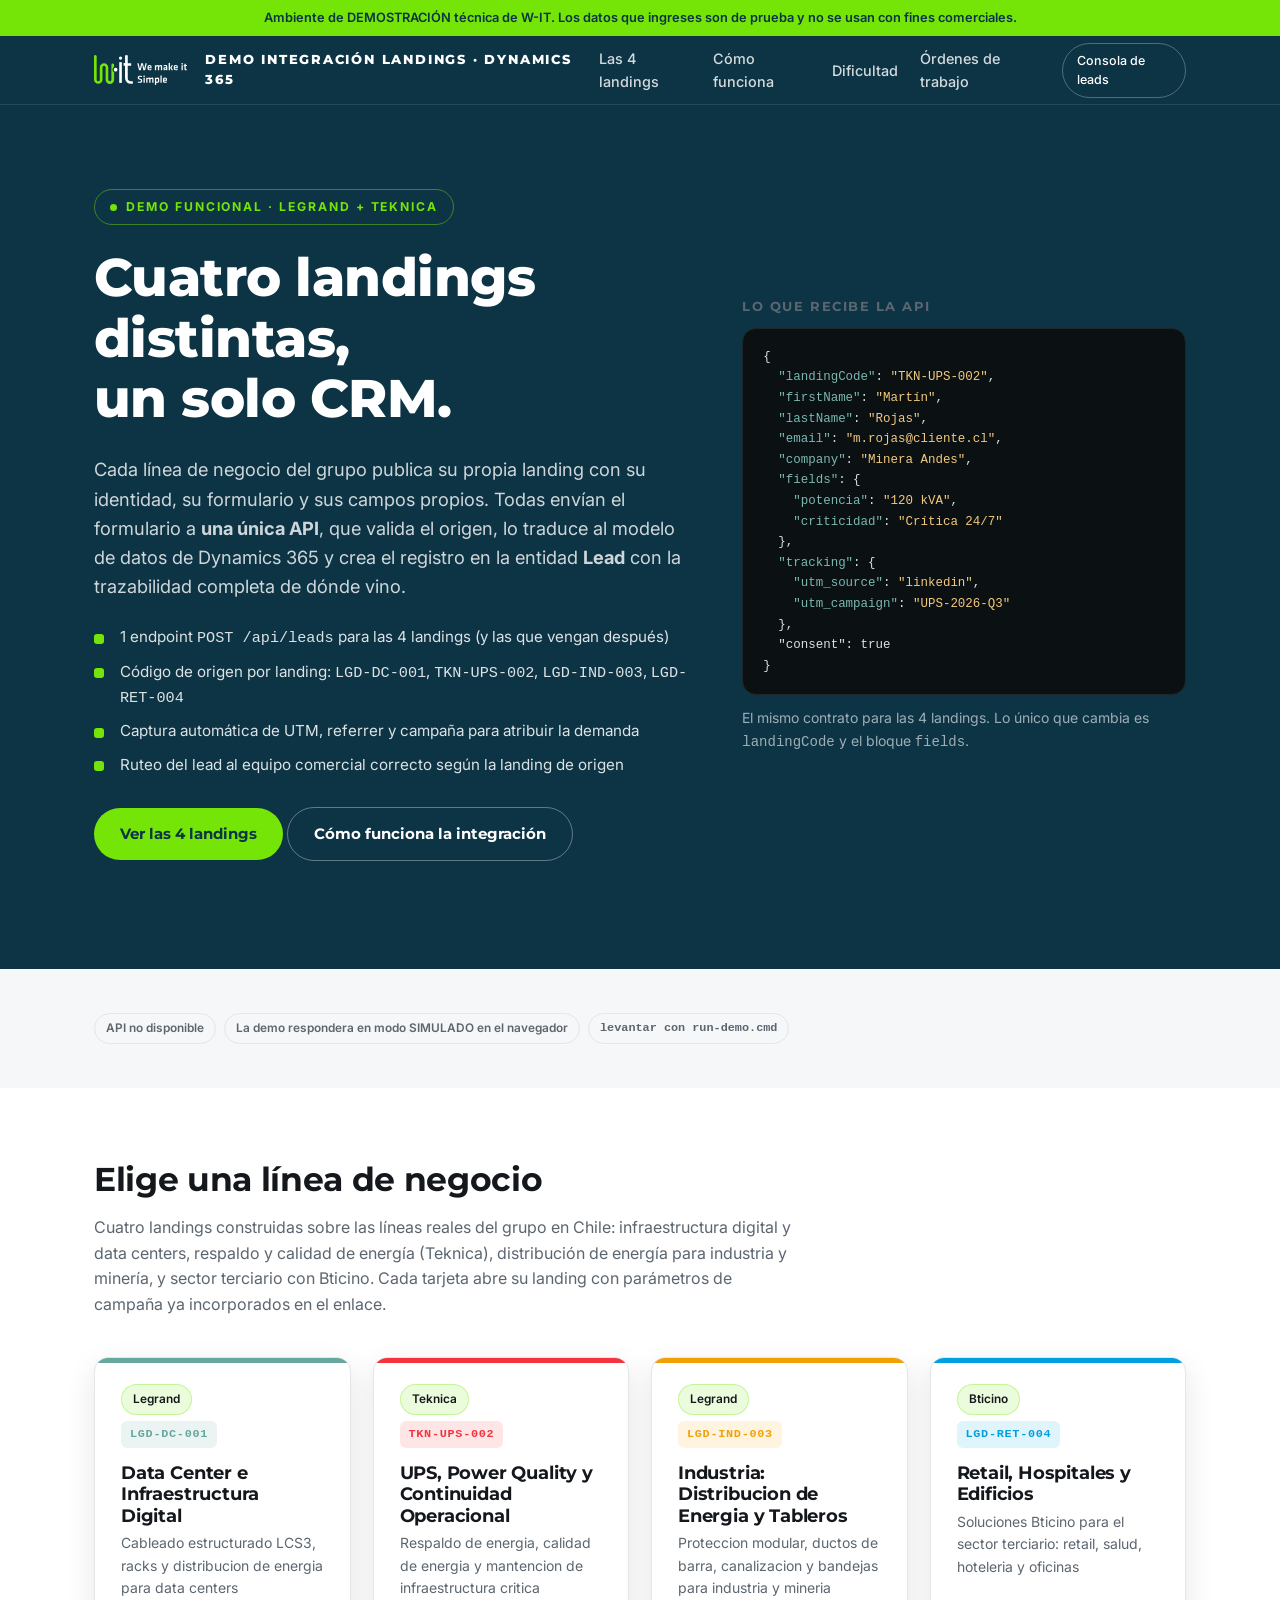
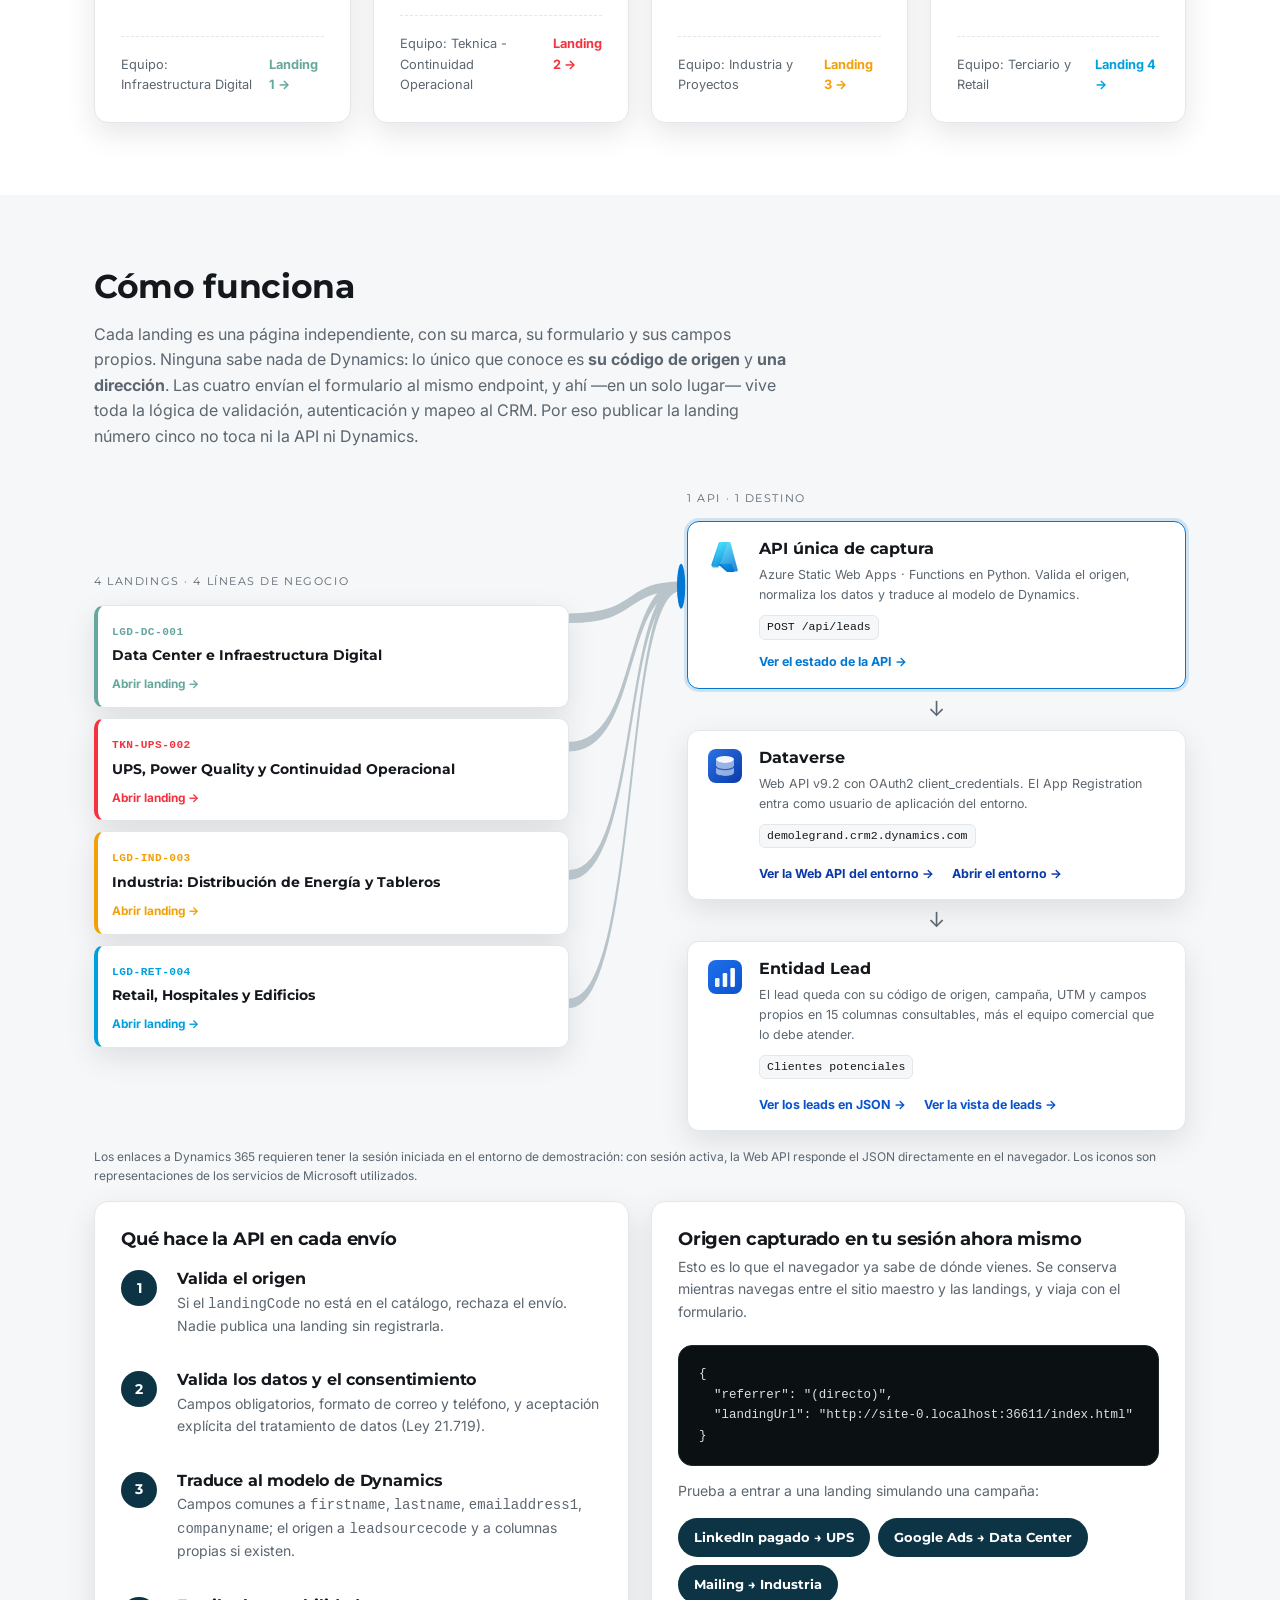
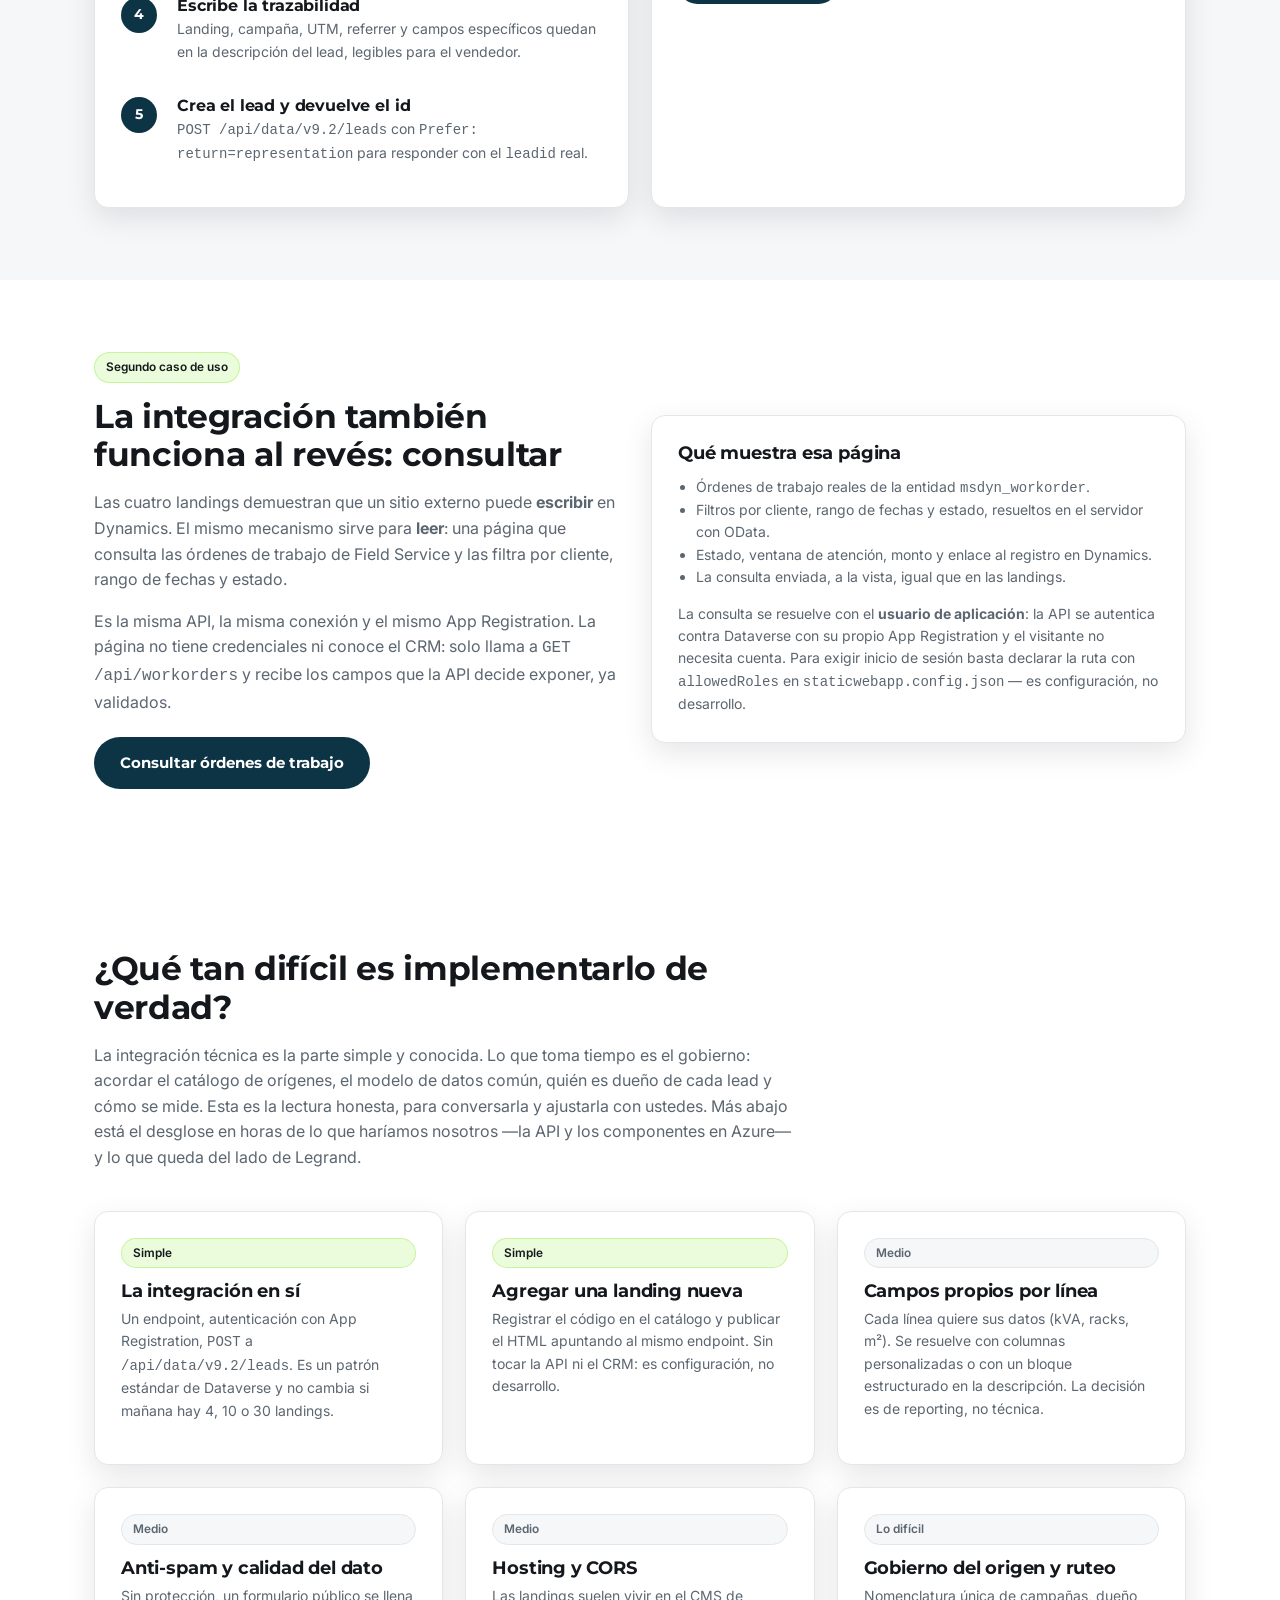
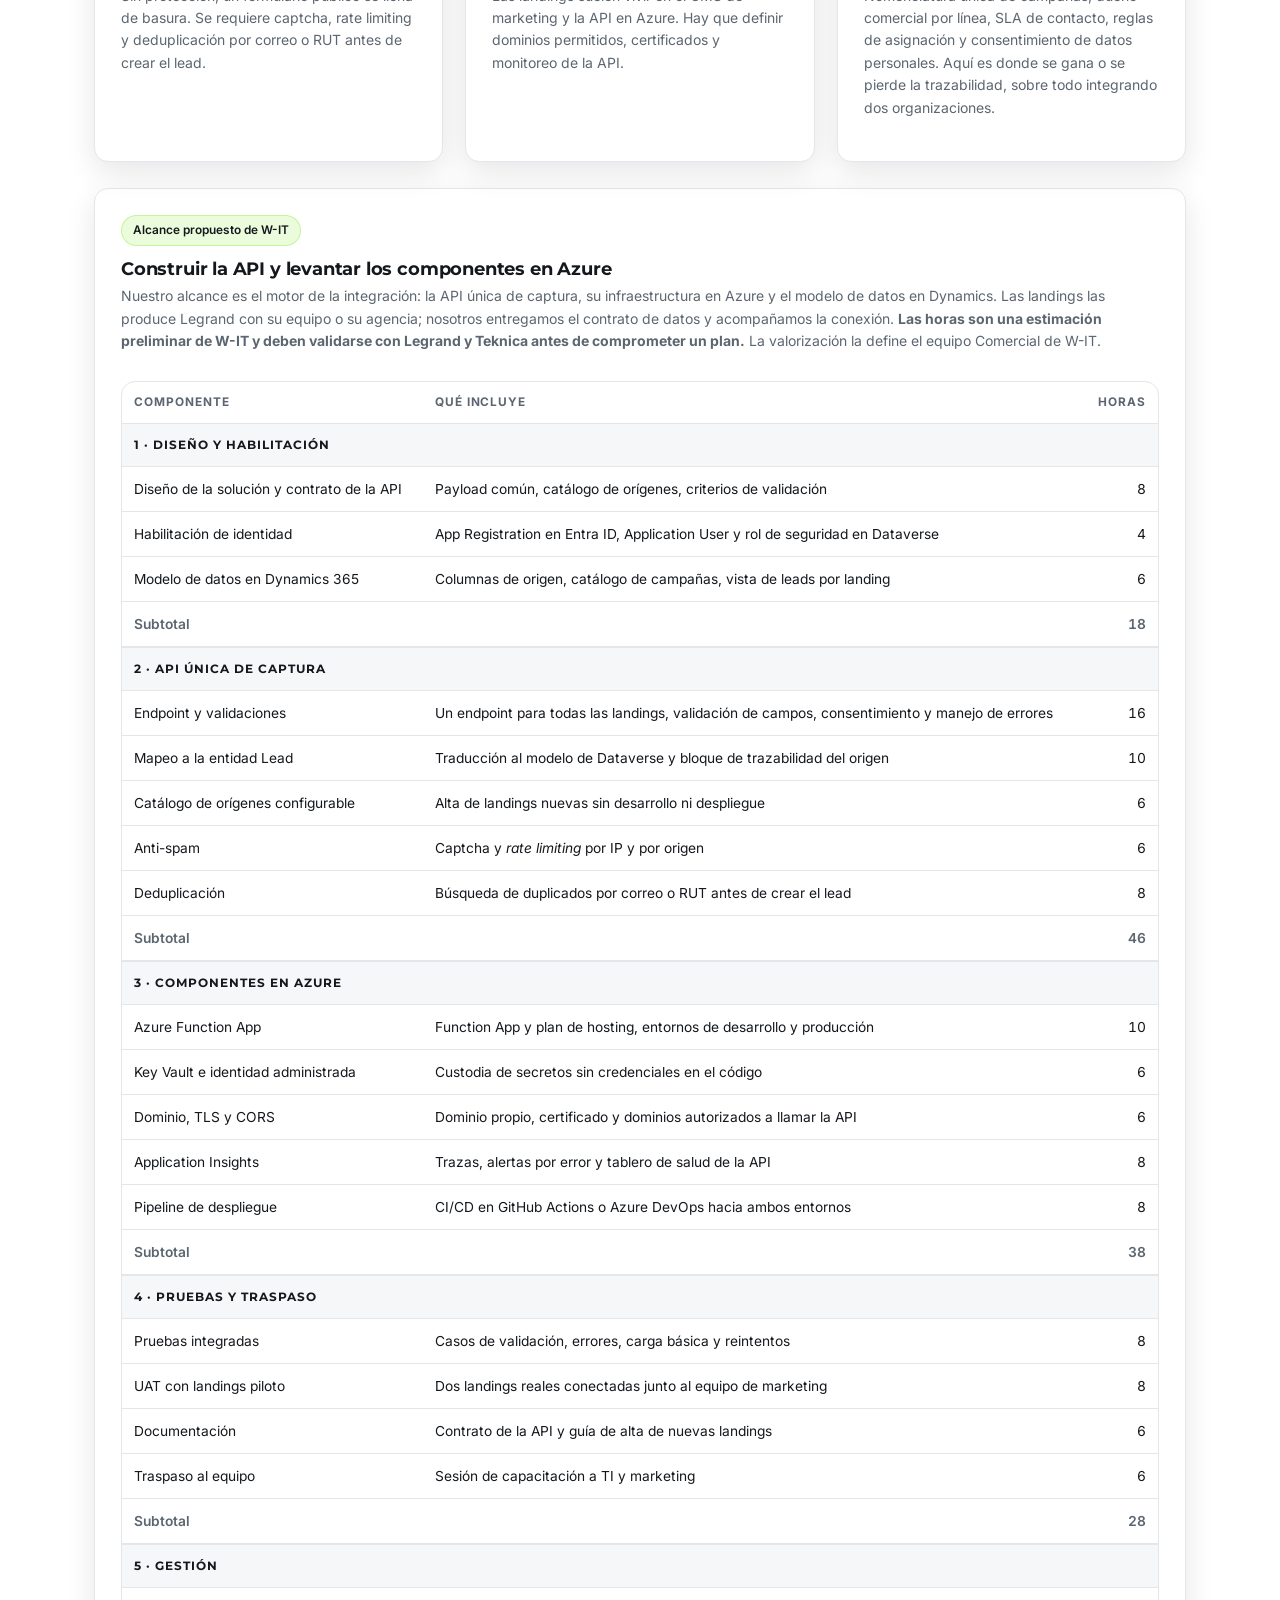
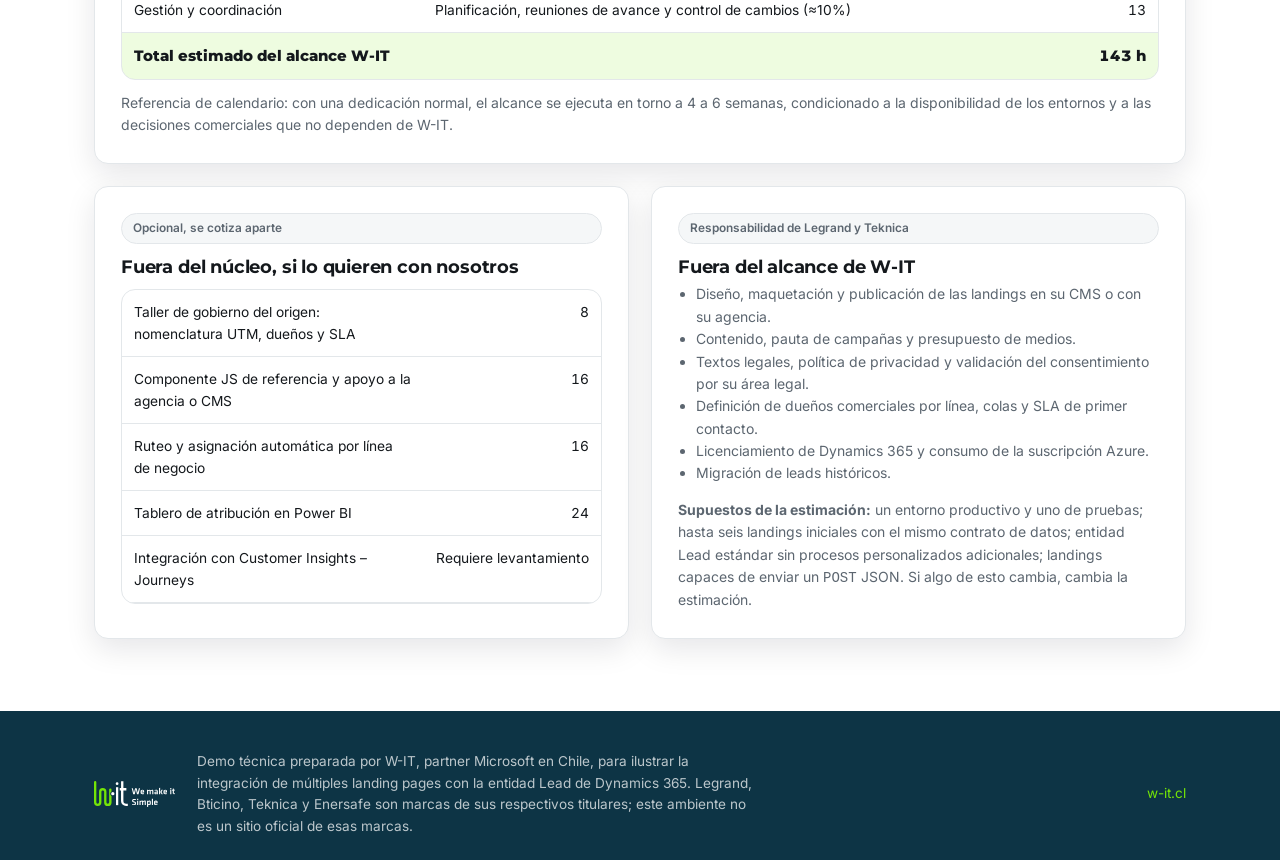
<file: index.html>
<!DOCTYPE html>
<html lang="es-CL" data-brand="wit">
<head>
<meta charset="utf-8">
<meta name="viewport" content="width=device-width, initial-scale=1">
<title>Demo integración landings → Dynamics 365 | W-IT</title>
<meta name="description" content="Demo funcional W-IT: cuatro landing pages de distintas líneas de negocio que capturan leads con su código de origen y los envían a la entidad Lead de Dynamics 365 a través de una sola API.">
<meta name="robots" content="noindex, nofollow">
<link rel="icon" href="data:image/svg+xml,%3Csvg xmlns='http://www.w3.org/2000/svg' viewBox='0 0 32 32'%3E%3Crect width='32' height='32' rx='7' fill='%230D3445'/%3E%3Cpath d='M6 10h4l2 8 2-8h4l2 8 2-8h4l-4 14h-5l-1-5-1 5H10z' fill='%2374E507'/%3E%3C/svg%3E">
<link rel="preconnect" href="https://fonts.googleapis.com">
<link rel="preconnect" href="https://fonts.gstatic.com" crossorigin>
<link href="https://fonts.googleapis.com/css2?family=Inter:wght@400;500;600;700&family=Montserrat:wght@600;700;800&display=swap" rel="stylesheet">
<link rel="stylesheet" href="assets/css/site.css">
</head>
<body>

<div class="demobar">
  Ambiente de DEMOSTRACIÓN técnica de W-IT. Los datos que ingreses son de prueba y no se usan con fines comerciales.
</div>

<header class="topbar">
  <div class="wrap">
    <img class="logo" src="assets/img/logo-wit-blanco.svg" alt="W-IT">
    <span class="brandmark">Demo integración landings · Dynamics 365</span>
    <nav>
      <a href="#landings" class="hide-sm">Las 4 landings</a>
      <a href="#como-funciona" class="hide-sm">Cómo funciona</a>
      <a href="#dificultad" class="hide-sm">Dificultad</a>
      <a href="ordenes.html" class="hide-sm">Órdenes de trabajo</a>
      <a class="pill" href="admin.html">Consola de leads</a>
    </nav>
  </div>
</header>

<section class="hero">
  <div class="wrap">
    <div class="hero-grid">
      <div>
        <span class="eyebrow">Demo funcional · Legrand + Teknica</span>
        <h1>Cuatro landings distintas,<br>un solo CRM.</h1>
        <p class="lead">
          Cada línea de negocio del grupo publica su propia landing con su identidad, su formulario
          y sus campos propios. Todas envían el formulario a <b>una única API</b>, que valida el
          origen, lo traduce al modelo de datos de Dynamics 365 y crea el registro en la
          entidad <b>Lead</b> con la trazabilidad completa de dónde vino.
        </p>
        <ul class="bullets">
          <li>1 endpoint <span class="mono">POST /api/leads</span> para las 4 landings (y las que vengan después)</li>
          <li>Código de origen por landing: <span class="mono">LGD-DC-001</span>, <span class="mono">TKN-UPS-002</span>, <span class="mono">LGD-IND-003</span>, <span class="mono">LGD-RET-004</span></li>
          <li>Captura automática de UTM, referrer y campaña para atribuir la demanda</li>
          <li>Ruteo del lead al equipo comercial correcto según la landing de origen</li>
        </ul>
        <p style="margin-top:30px">
          <a class="btn btn-primary" href="#landings">Ver las 4 landings</a>
          <a class="btn btn-ghost" href="#como-funciona">Cómo funciona la integración</a>
        </p>
      </div>
      <div>
        <div class="trace-head"><span class="t">Lo que recibe la API</span></div>
        <pre class="trace">{
  <span class="k">"landingCode"</span>: <span class="v">"TKN-UPS-002"</span>,
  <span class="k">"firstName"</span>: <span class="v">"Martín"</span>,
  <span class="k">"lastName"</span>: <span class="v">"Rojas"</span>,
  <span class="k">"email"</span>: <span class="v">"m.rojas@cliente.cl"</span>,
  <span class="k">"company"</span>: <span class="v">"Minera Andes"</span>,
  <span class="k">"fields"</span>: {
    <span class="k">"potencia"</span>: <span class="v">"120 kVA"</span>,
    <span class="k">"criticidad"</span>: <span class="v">"Crítica 24/7"</span>
  },
  <span class="k">"tracking"</span>: {
    <span class="k">"utm_source"</span>: <span class="v">"linkedin"</span>,
    <span class="k">"utm_campaign"</span>: <span class="v">"UPS-2026-Q3"</span>
  },
  <span>"consent"</span>: true
}</pre>
        <p class="small" style="color:rgba(255,255,255,.6);margin-top:12px">
          El mismo contrato para las 4 landings. Lo único que cambia es
          <span class="mono">landingCode</span> y el bloque <span class="mono">fields</span>.
        </p>
      </div>
    </div>
  </div>
</section>

<section class="tight alt">
  <div class="wrap">
    <div class="chiprow" id="api-health">
      <span class="chip">Verificando estado de la API…</span>
    </div>
  </div>
</section>

<section id="landings">
  <div class="wrap">
    <div class="section-head">
      <h2>Elige una línea de negocio</h2>
      <p class="muted">
        Cuatro landings construidas sobre las líneas reales del grupo en Chile: infraestructura
        digital y data centers, respaldo y calidad de energía (Teknica), distribución de energía
        para industria y minería, y sector terciario con Bticino. Cada tarjeta abre su landing
        con parámetros de campaña ya incorporados en el enlace.
      </p>
    </div>
    <div class="grid grid-4" id="landing-cards">
      <div class="card"><p class="muted">Cargando catálogo de landings…</p></div>
    </div>
  </div>
</section>

<section id="como-funciona" class="alt">
  <div class="wrap">
    <div class="section-head">
      <h2>Cómo funciona</h2>
      <p class="muted">
        Cada landing es una página independiente, con su marca, su formulario y sus campos propios.
        Ninguna sabe nada de Dynamics: lo único que conoce es <b>su código de origen</b> y <b>una
        dirección</b>. Las cuatro envían el formulario al mismo endpoint, y ahí —en un solo lugar—
        vive toda la lógica de validación, autenticación y mapeo al CRM. Por eso publicar la landing
        número cinco no toca ni la API ni Dynamics.
      </p>
    </div>

    <div class="diagrama">
      <div class="dg-col">
        <span class="dg-titulo">4 landings &middot; 4 líneas de negocio</span>
      <a class="dg-landing" style="--c:#66A79E" href="landings/datacenter.html">
        <span class="dg-code">LGD-DC-001</span>
        <b>Data Center e Infraestructura Digital</b>
        <span class="dg-abrir">Abrir landing &rarr;</span>
      </a>
      <a class="dg-landing" style="--c:#F5333F" href="landings/ups-continuidad.html">
        <span class="dg-code">TKN-UPS-002</span>
        <b>UPS, Power Quality y Continuidad Operacional</b>
        <span class="dg-abrir">Abrir landing &rarr;</span>
      </a>
      <a class="dg-landing" style="--c:#F2A007" href="landings/industria.html">
        <span class="dg-code">LGD-IND-003</span>
        <b>Industria: Distribución de Energía y Tableros</b>
        <span class="dg-abrir">Abrir landing &rarr;</span>
      </a>
      <a class="dg-landing" style="--c:#00A0DF" href="landings/retail-terciario.html">
        <span class="dg-code">LGD-RET-004</span>
        <b>Retail, Hospitales y Edificios</b>
        <span class="dg-abrir">Abrir landing &rarr;</span>
      </a>
      </div>

      <div class="dg-conector" aria-hidden="true">
        <svg viewBox="0 0 100 100" preserveAspectRatio="none">
          <g fill="none" stroke="#B9C4CA" stroke-width="1.5" vector-effect="non-scaling-stroke">
            <path d="M0 20 C 60 20, 45 15, 95 15" />
            <path d="M0 40 C 60 40, 45 15, 95 15" />
            <path d="M0 60 C 60 60, 45 15, 95 15" />
            <path d="M0 80 C 60 80, 45 15, 95 15" />
          </g>
          <circle cx="95" cy="15" r="3.5" fill="#0078D4" vector-effect="non-scaling-stroke" />
        </svg>
      </div>

      <div class="dg-col">
        <span class="dg-titulo">1 API &middot; 1 destino</span>

        <div class="dg-nodo hi" style="--c:#0078D4">
          <svg class="ico" viewBox="0 0 40 40" role="img" aria-label="Microsoft Azure">
            <defs><linearGradient id="azg" x1=".2" y1="0" x2=".7" y2="1">
              <stop offset="0" stop-color="#50E6FF"/><stop offset="1" stop-color="#0078D4"/></linearGradient></defs>
            <path d="M14.9 5h7.6l-7.9 23.4a1.2 1.2 0 0 1-1.2.8H7.5a1.2 1.2 0 0 1-1.1-1.6l7.3-21.8A1.2 1.2 0 0 1 14.9 5z" fill="url(#azg)"/>
            <path d="M26.6 26.7H14.1a.6.6 0 0 0-.4 1l8 7.1c.2.2.5.3.8.3h7z" fill="#0078D4"/>
            <path d="M24.4 5h-9l-8.2 24a1.2 1.2 0 0 0 1.1 1.6h4.9l1.6-4.6 8.9 8.4h7.9a1.2 1.2 0 0 0 1.1-1.6L25.5 5.8A1.2 1.2 0 0 0 24.4 5z" fill="url(#azg)" opacity=".85"/>
          </svg>
          <div>
            <b>API única de captura</b>
            <span class="sub">Azure Static Web Apps &middot; Functions en Python. Valida el origen,
              normaliza los datos y traduce al modelo de Dynamics.</span>
            <span class="dg-tag">POST /api/leads</span><br>
            <a class="dg-ver" href="api/health" target="_blank" rel="noopener">Ver el estado de la API &rarr;</a>
          </div>
        </div>

        <div class="dg-flecha">&darr;</div>

        <div class="dg-nodo" style="--c:#0B3AA8">
          <svg class="ico" viewBox="0 0 40 40" role="img" aria-label="Microsoft Dataverse">
            <defs><linearGradient id="dvg" x1="0" y1="0" x2="1" y2="1">
              <stop offset="0" stop-color="#2A72E5"/><stop offset="1" stop-color="#0B3AA8"/></linearGradient></defs>
            <rect x="3" y="3" width="34" height="34" rx="8" fill="url(#dvg)"/>
            <ellipse cx="20" cy="13.5" rx="9" ry="3.4" fill="#fff" opacity=".95"/>
            <path d="M11 13.5v13c0 1.9 4 3.4 9 3.4s9-1.5 9-3.4v-13c0 1.9-4 3.4-9 3.4s-9-1.5-9-3.4z" fill="#fff" opacity=".55"/>
            <path d="M11 20.2c0 1.9 4 3.4 9 3.4s9-1.5 9-3.4" fill="none" stroke="#0B3AA8" stroke-width="1.4" opacity=".7"/>
          </svg>
          <div>
            <b>Dataverse</b>
            <span class="sub">Web API v9.2 con OAuth2 client_credentials. El App Registration entra
              como usuario de aplicación del entorno.</span>
            <span class="dg-tag">demolegrand.crm2.dynamics.com</span>
            <span class="dg-links">
              <a class="dg-ver" href="https://demolegrand.crm2.dynamics.com/api/data/v9.2/" target="_blank" rel="noopener">Ver la Web API del entorno &rarr;</a>
              <a class="dg-ver" href="https://demolegrand.crm2.dynamics.com/" target="_blank" rel="noopener">Abrir el entorno &rarr;</a>
            </span>
          </div>
        </div>

        <div class="dg-flecha">&darr;</div>

        <div class="dg-nodo" style="--c:#0B53CE">
          <svg class="ico" viewBox="0 0 40 40" role="img" aria-label="Dynamics 365 Sales">
            <defs><linearGradient id="slg" x1="0" y1="0" x2="1" y2="1">
              <stop offset="0" stop-color="#1F6FEB"/><stop offset="1" stop-color="#0B53CE"/></linearGradient></defs>
            <rect x="3" y="3" width="34" height="34" rx="8" fill="url(#slg)"/>
            <rect x="10" y="21" width="4.5" height="9" rx="1.2" fill="#fff" opacity=".9"/>
            <rect x="17.7" y="16" width="4.5" height="14" rx="1.2" fill="#fff" opacity=".95"/>
            <rect x="25.4" y="11" width="4.5" height="19" rx="1.2" fill="#fff"/>
          </svg>
          <div>
            <b>Entidad Lead</b>
            <span class="sub">El lead queda con su código de origen, campaña, UTM y campos propios
              en 15 columnas consultables, más el equipo comercial que lo debe atender.</span>
            <span class="dg-tag">Clientes potenciales</span>
            <span class="dg-links">
              <a class="dg-ver" href="https://demolegrand.crm2.dynamics.com/api/data/v9.2/leads?$select=subject,wit_landingcode,wit_campana,wit_utmsource,wit_utmmedium,wit_equipoasignado,createdon&amp;$orderby=createdon%20desc&amp;$top=10" target="_blank" rel="noopener">Ver los leads en JSON &rarr;</a>
              <a class="dg-ver" href="https://demolegrand.crm2.dynamics.com/main.aspx?pagetype=entitylist&etn=lead&viewid=%7B5A926B99-3A5F-DF11-AE90-00155D2E3002%7D&viewtype=1039" target="_blank" rel="noopener">Ver la vista de leads &rarr;</a>
            </span>
          </div>
        </div>
      </div>
    </div>

    <p class="dg-pie">
      Los enlaces a Dynamics 365 requieren tener la sesión iniciada en el entorno de demostración:
      con sesión activa, la Web API responde el JSON directamente en el navegador.
      Los iconos son representaciones de los servicios de Microsoft utilizados.
    </p>

    <div class="grid grid-2">
      <div class="card">
        <h3>Qué hace la API en cada envío</h3>
        <div class="steps" style="margin-top:14px">
          <div class="step"><div>
            <h4>Valida el origen</h4>
            <p class="small muted">Si el <span class="mono">landingCode</span> no está en el catálogo, rechaza el envío. Nadie publica una landing sin registrarla.</p>
          </div></div>
          <div class="step"><div>
            <h4>Valida los datos y el consentimiento</h4>
            <p class="small muted">Campos obligatorios, formato de correo y teléfono, y aceptación explícita del tratamiento de datos (Ley 21.719).</p>
          </div></div>
          <div class="step"><div>
            <h4>Traduce al modelo de Dynamics</h4>
            <p class="small muted">Campos comunes a <span class="mono">firstname</span>, <span class="mono">lastname</span>, <span class="mono">emailaddress1</span>, <span class="mono">companyname</span>; el origen a <span class="mono">leadsourcecode</span> y a columnas propias si existen.</p>
          </div></div>
          <div class="step"><div>
            <h4>Escribe la trazabilidad</h4>
            <p class="small muted">Landing, campaña, UTM, referrer y campos específicos quedan en la descripción del lead, legibles para el vendedor.</p>
          </div></div>
          <div class="step"><div>
            <h4>Crea el lead y devuelve el id</h4>
            <p class="small muted"><span class="mono">POST /api/data/v9.2/leads</span> con <span class="mono">Prefer: return=representation</span> para responder con el <span class="mono">leadid</span> real.</p>
          </div></div>
        </div>
      </div>

      <div class="card">
        <h3>Origen capturado en tu sesión ahora mismo</h3>
        <p class="small muted">
          Esto es lo que el navegador ya sabe de dónde vienes. Se conserva mientras navegas
          entre el sitio maestro y las landings, y viaja con el formulario.
        </p>
        <pre class="trace" id="origin-json" style="margin-top:6px">{}</pre>
        <p class="small muted" style="margin-top:14px">
          Prueba a entrar a una landing simulando una campaña:
        </p>
        <div class="chiprow">
          <a class="btn btn-sm btn-dark" href="landings/ups-continuidad.html?utm_source=linkedin&utm_medium=paid&utm_campaign=UPS-2026-Q3&utm_content=carrusel-mineria">LinkedIn pagado → UPS</a>
          <a class="btn btn-sm btn-dark" href="landings/datacenter.html?utm_source=google&utm_medium=cpc&utm_campaign=DC-2026-Q3&gclid=DEMO-123">Google Ads → Data Center</a>
          <a class="btn btn-sm btn-dark" href="landings/industria.html?utm_source=mailing&utm_medium=email&utm_campaign=IND-2026-Q3">Mailing → Industria</a>
        </div>
      </div>
    </div>
  </div>
</section>

<section id="ordenes">
  <div class="wrap">
    <div class="grid grid-2" style="align-items:center">
      <div>
        <span class="chip chip-accent">Segundo caso de uso</span>
        <h2 style="margin-top:14px">La integración también funciona al revés: consultar</h2>
        <p class="muted">
          Las cuatro landings demuestran que un sitio externo puede <b>escribir</b> en Dynamics.
          El mismo mecanismo sirve para <b>leer</b>: una página que consulta las órdenes de trabajo
          de Field Service y las filtra por cliente, rango de fechas y estado.
        </p>
        <p class="muted">
          Es la misma API, la misma conexión y el mismo App Registration. La página no tiene
          credenciales ni conoce el CRM: solo llama a
          <span class="mono">GET /api/workorders</span> y recibe los campos que la API decide
          exponer, ya validados.
        </p>
        <p style="margin-top:22px">
          <a class="btn btn-dark" href="ordenes.html">Consultar órdenes de trabajo</a>
        </p>
      </div>
      <div class="card">
        <h3>Qué muestra esa página</h3>
        <ul class="small muted" style="padding-left:18px;margin:6px 0 0">
          <li>Órdenes de trabajo reales de la entidad <span class="mono">msdyn_workorder</span>.</li>
          <li>Filtros por cliente, rango de fechas y estado, resueltos en el servidor con OData.</li>
          <li>Estado, ventana de atención, monto y enlace al registro en Dynamics.</li>
          <li>La consulta enviada, a la vista, igual que en las landings.</li>
        </ul>
        <p class="small muted" style="margin-top:14px;margin-bottom:0">
          La consulta se resuelve con el <b>usuario de aplicación</b>: la API se autentica contra
          Dataverse con su propio App Registration y el visitante no necesita cuenta. Para exigir
          inicio de sesión basta declarar la ruta con
          <span class="mono">allowedRoles</span> en
          <span class="mono">staticwebapp.config.json</span> — es configuración, no desarrollo.
        </p>
      </div>
    </div>
  </div>
</section>

<section id="dificultad">
  <div class="wrap">
    <div class="section-head">
      <h2>¿Qué tan difícil es implementarlo de verdad?</h2>
      <p class="muted">
        La integración técnica es la parte simple y conocida. Lo que toma tiempo es el gobierno:
        acordar el catálogo de orígenes, el modelo de datos común, quién es dueño de cada lead y
        cómo se mide. Esta es la lectura honesta, para conversarla y ajustarla con ustedes.
        Más abajo está el desglose en horas de lo que haríamos nosotros —la API y los componentes
        en Azure— y lo que queda del lado de Legrand.
      </p>
    </div>

    <div class="grid grid-3">
      <div class="card">
        <span class="chip chip-accent">Simple</span>
        <h3 style="margin-top:12px">La integración en sí</h3>
        <p class="small muted">
          Un endpoint, autenticación con App Registration, <span class="mono">POST</span> a
          <span class="mono">/api/data/v9.2/leads</span>. Es un patrón estándar de Dataverse y no
          cambia si mañana hay 4, 10 o 30 landings.
        </p>
      </div>
      <div class="card">
        <span class="chip chip-accent">Simple</span>
        <h3 style="margin-top:12px">Agregar una landing nueva</h3>
        <p class="small muted">
          Registrar el código en el catálogo y publicar el HTML apuntando al mismo endpoint.
          Sin tocar la API ni el CRM: es configuración, no desarrollo.
        </p>
      </div>
      <div class="card">
        <span class="chip">Medio</span>
        <h3 style="margin-top:12px">Campos propios por línea</h3>
        <p class="small muted">
          Cada línea quiere sus datos (kVA, racks, m²). Se resuelve con columnas personalizadas
          o con un bloque estructurado en la descripción. La decisión es de reporting, no técnica.
        </p>
      </div>
      <div class="card">
        <span class="chip">Medio</span>
        <h3 style="margin-top:12px">Anti-spam y calidad del dato</h3>
        <p class="small muted">
          Sin protección, un formulario público se llena de basura. Se requiere captcha,
          rate limiting y deduplicación por correo o RUT antes de crear el lead.
        </p>
      </div>
      <div class="card">
        <span class="chip">Medio</span>
        <h3 style="margin-top:12px">Hosting y CORS</h3>
        <p class="small muted">
          Las landings suelen vivir en el CMS de marketing y la API en Azure. Hay que definir
          dominios permitidos, certificados y monitoreo de la API.
        </p>
      </div>
      <div class="card">
        <span class="chip">Lo difícil</span>
        <h3 style="margin-top:12px">Gobierno del origen y ruteo</h3>
        <p class="small muted">
          Nomenclatura única de campañas, dueño comercial por línea, SLA de contacto, reglas de
          asignación y consentimiento de datos personales. Aquí es donde se gana o se pierde la
          trazabilidad, sobre todo integrando dos organizaciones.
        </p>
      </div>
    </div>

    <div class="card" style="margin-top:26px">
      <span class="chip chip-accent" style="align-self:flex-start">Alcance propuesto de W-IT</span>
      <h3 style="margin-top:12px">Construir la API y levantar los componentes en Azure</h3>
      <p class="small muted">
        Nuestro alcance es el motor de la integración: la API única de captura, su infraestructura
        en Azure y el modelo de datos en Dynamics. Las landings las produce Legrand con su equipo o
        su agencia; nosotros entregamos el contrato de datos y acompañamos la conexión.
        <b>Las horas son una estimación preliminar de W-IT y deben validarse con Legrand y Teknica
        antes de comprometer un plan.</b> La valorización la define el equipo Comercial de W-IT.
      </p>

      <div class="table-wrap" style="margin-top:12px">
        <table class="data">
          <thead>
            <tr><th>Componente</th><th>Qué incluye</th><th style="text-align:right">Horas</th></tr>
          </thead>
          <tbody>
            <tr class="group"><td colspan="3">1 · Diseño y habilitación</td></tr>
            <tr><td>Diseño de la solución y contrato de la API</td><td>Payload común, catálogo de orígenes, criterios de validación</td><td class="h">8</td></tr>
            <tr><td>Habilitación de identidad</td><td>App Registration en Entra ID, Application User y rol de seguridad en Dataverse</td><td class="h">4</td></tr>
            <tr><td>Modelo de datos en Dynamics 365</td><td>Columnas de origen, catálogo de campañas, vista de leads por landing</td><td class="h">6</td></tr>
            <tr class="sub"><td colspan="2">Subtotal</td><td class="h">18</td></tr>

            <tr class="group"><td colspan="3">2 · API única de captura</td></tr>
            <tr><td>Endpoint y validaciones</td><td>Un endpoint para todas las landings, validación de campos, consentimiento y manejo de errores</td><td class="h">16</td></tr>
            <tr><td>Mapeo a la entidad Lead</td><td>Traducción al modelo de Dataverse y bloque de trazabilidad del origen</td><td class="h">10</td></tr>
            <tr><td>Catálogo de orígenes configurable</td><td>Alta de landings nuevas sin desarrollo ni despliegue</td><td class="h">6</td></tr>
            <tr><td>Anti-spam</td><td>Captcha y <i>rate limiting</i> por IP y por origen</td><td class="h">6</td></tr>
            <tr><td>Deduplicación</td><td>Búsqueda de duplicados por correo o RUT antes de crear el lead</td><td class="h">8</td></tr>
            <tr class="sub"><td colspan="2">Subtotal</td><td class="h">46</td></tr>

            <tr class="group"><td colspan="3">3 · Componentes en Azure</td></tr>
            <tr><td>Azure Function App</td><td>Function App y plan de hosting, entornos de desarrollo y producción</td><td class="h">10</td></tr>
            <tr><td>Key Vault e identidad administrada</td><td>Custodia de secretos sin credenciales en el código</td><td class="h">6</td></tr>
            <tr><td>Dominio, TLS y CORS</td><td>Dominio propio, certificado y dominios autorizados a llamar la API</td><td class="h">6</td></tr>
            <tr><td>Application Insights</td><td>Trazas, alertas por error y tablero de salud de la API</td><td class="h">8</td></tr>
            <tr><td>Pipeline de despliegue</td><td>CI/CD en GitHub Actions o Azure DevOps hacia ambos entornos</td><td class="h">8</td></tr>
            <tr class="sub"><td colspan="2">Subtotal</td><td class="h">38</td></tr>

            <tr class="group"><td colspan="3">4 · Pruebas y traspaso</td></tr>
            <tr><td>Pruebas integradas</td><td>Casos de validación, errores, carga básica y reintentos</td><td class="h">8</td></tr>
            <tr><td>UAT con landings piloto</td><td>Dos landings reales conectadas junto al equipo de marketing</td><td class="h">8</td></tr>
            <tr><td>Documentación</td><td>Contrato de la API y guía de alta de nuevas landings</td><td class="h">6</td></tr>
            <tr><td>Traspaso al equipo</td><td>Sesión de capacitación a TI y marketing</td><td class="h">6</td></tr>
            <tr class="sub"><td colspan="2">Subtotal</td><td class="h">28</td></tr>

            <tr class="group"><td colspan="3">5 · Gestión</td></tr>
            <tr><td>Gestión y coordinación</td><td>Planificación, reuniones de avance y control de cambios (≈10%)</td><td class="h">13</td></tr>

            <tr class="total"><td colspan="2">Total estimado del alcance W-IT</td><td class="h">143 h</td></tr>
          </tbody>
        </table>
      </div>
      <p class="small muted" style="margin-top:12px;margin-bottom:0">
        Referencia de calendario: con una dedicación normal, el alcance se ejecuta en torno a
        4 a 6 semanas, condicionado a la disponibilidad de los entornos y a las decisiones
        comerciales que no dependen de W-IT.
      </p>
    </div>

    <div class="grid grid-2" style="margin-top:22px">
      <div class="card">
        <span class="chip">Opcional, se cotiza aparte</span>
        <h3 style="margin-top:12px">Fuera del núcleo, si lo quieren con nosotros</h3>
        <div class="table-wrap" style="margin-top:6px">
          <table class="data">
            <tbody>
              <tr><td>Taller de gobierno del origen: nomenclatura UTM, dueños y SLA</td><td class="h">8</td></tr>
              <tr><td>Componente JS de referencia y apoyo a la agencia o CMS</td><td class="h">16</td></tr>
              <tr><td>Ruteo y asignación automática por línea de negocio</td><td class="h">16</td></tr>
              <tr><td>Tablero de atribución en Power BI</td><td class="h">24</td></tr>
              <tr><td>Integración con Customer Insights – Journeys</td><td class="h">Requiere levantamiento</td></tr>
            </tbody>
          </table>
        </div>
      </div>

      <div class="card">
        <span class="chip">Responsabilidad de Legrand y Teknica</span>
        <h3 style="margin-top:12px">Fuera del alcance de W-IT</h3>
        <ul class="small muted" style="padding-left:18px;margin:0">
          <li>Diseño, maquetación y publicación de las landings en su CMS o con su agencia.</li>
          <li>Contenido, pauta de campañas y presupuesto de medios.</li>
          <li>Textos legales, política de privacidad y validación del consentimiento por su área legal.</li>
          <li>Definición de dueños comerciales por línea, colas y SLA de primer contacto.</li>
          <li>Licenciamiento de Dynamics 365 y consumo de la suscripción Azure.</li>
          <li>Migración de leads históricos.</li>
        </ul>
        <p class="small muted" style="margin-top:14px;margin-bottom:0">
          <b>Supuestos de la estimación:</b> un entorno productivo y uno de pruebas; hasta seis
          landings iniciales con el mismo contrato de datos; entidad Lead estándar sin procesos
          personalizados adicionales; landings capaces de enviar un <span class="mono">POST</span>
          JSON. Si algo de esto cambia, cambia la estimación.
        </p>
      </div>
    </div>
  </div>
</section>

<footer class="site">
  <div class="wrap">
    <img class="logo" src="assets/img/logo-wit-blanco.svg" alt="W-IT">
    <span class="disclaimer">
      Demo técnica preparada por W-IT, partner Microsoft en Chile, para ilustrar la integración de
      múltiples landing pages con la entidad Lead de Dynamics 365. Legrand, Bticino, Teknica y
      Enersafe son marcas de sus respectivos titulares; este ambiente no es un sitio oficial de esas marcas.
    </span>
    <span style="margin-left:auto"><a href="https://w-it.cl" target="_blank" rel="noopener">w-it.cl</a></span>
  </div>
</footer>

<script src="assets/js/config.js"></script>
<script src="assets/js/site.js"></script>
</body>
</html>
</file>
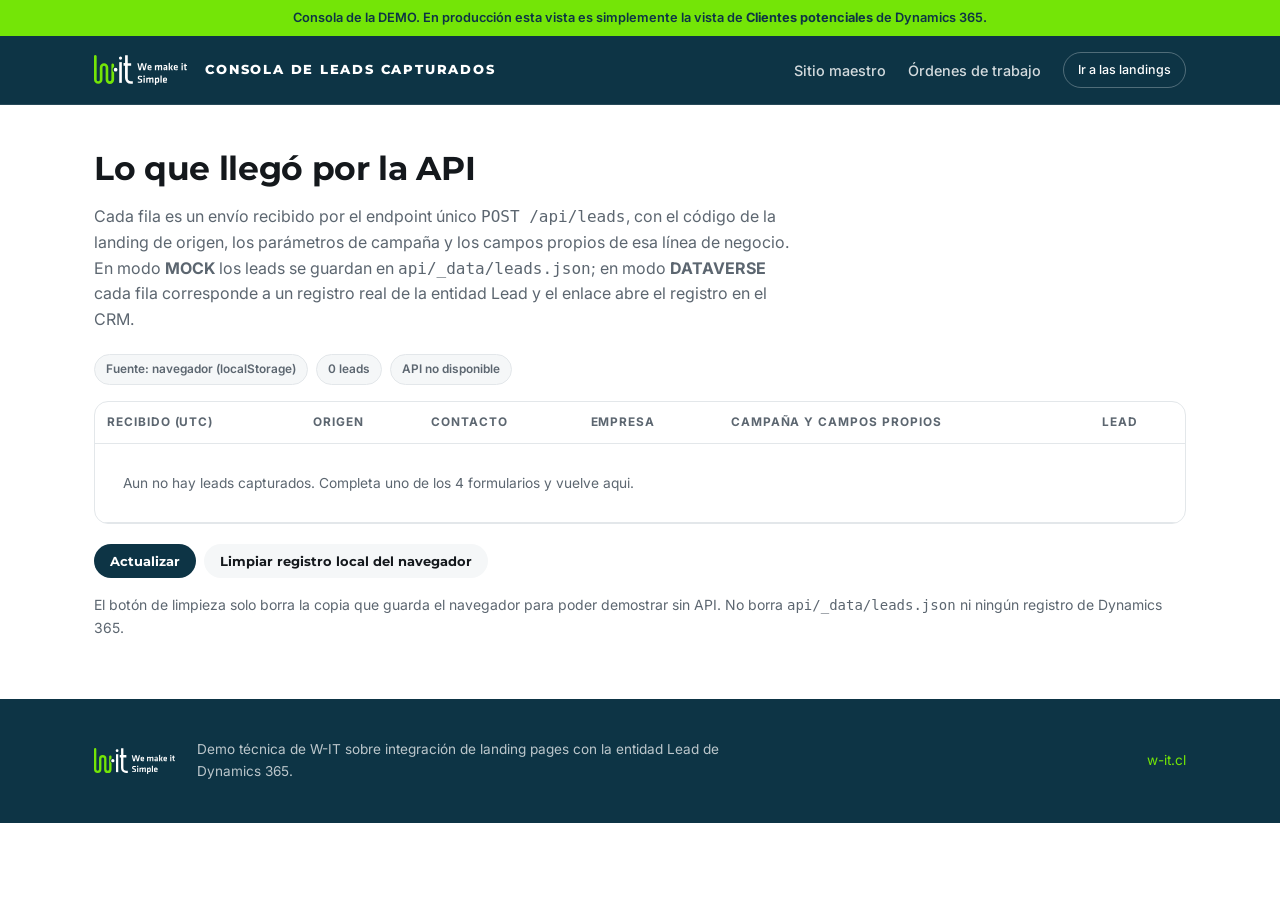
<file: admin.html>
<!DOCTYPE html>
<html lang="es-CL" data-brand="wit">
<head>
<meta charset="utf-8">
<meta name="viewport" content="width=device-width, initial-scale=1">
<title>Consola de leads capturados | Demo W-IT</title>
<meta name="robots" content="noindex, nofollow">
<link rel="icon" href="data:image/svg+xml,%3Csvg xmlns='http://www.w3.org/2000/svg' viewBox='0 0 32 32'%3E%3Crect width='32' height='32' rx='7' fill='%230D3445'/%3E%3Cpath d='M6 10h4l2 8 2-8h4l2 8 2-8h4l-4 14h-5l-1-5-1 5H10z' fill='%2374E507'/%3E%3C/svg%3E">
<link rel="preconnect" href="https://fonts.googleapis.com">
<link rel="preconnect" href="https://fonts.gstatic.com" crossorigin>
<link href="https://fonts.googleapis.com/css2?family=Inter:wght@400;500;600;700&family=Montserrat:wght@600;700;800&display=swap" rel="stylesheet">
<link rel="stylesheet" href="assets/css/site.css">
</head>
<body>

<div class="demobar">
  Consola de la DEMO. En producción esta vista es simplemente la vista de <b>Clientes potenciales</b> de Dynamics 365.
</div>

<header class="topbar">
  <div class="wrap">
    <img class="logo" src="assets/img/logo-wit-blanco.svg" alt="W-IT">
    <span class="brandmark">Consola de leads capturados</span>
    <nav>
      <a href="index.html" class="hide-sm">Sitio maestro</a>
      <a href="ordenes.html" class="hide-sm">Órdenes de trabajo</a>
      <a class="pill" href="index.html#landings">Ir a las landings</a>
    </nav>
  </div>
</header>

<section class="tight">
  <div class="wrap">
    <div class="section-head" style="margin-bottom:22px">
      <h2>Lo que llegó por la API</h2>
      <p class="muted">
        Cada fila es un envío recibido por el endpoint único <span class="mono">POST /api/leads</span>,
        con el código de la landing de origen, los parámetros de campaña y los campos propios de esa
        línea de negocio. En modo <b>MOCK</b> los leads se guardan en
        <span class="mono">api/_data/leads.json</span>; en modo <b>DATAVERSE</b> cada fila corresponde
        a un registro real de la entidad Lead y el enlace abre el registro en el CRM.
      </p>
    </div>

    <div class="chiprow" id="leads-source" style="margin-bottom:16px">
      <span class="chip">Cargando…</span>
    </div>

    <div class="table-wrap">
      <table class="data">
        <thead>
          <tr>
            <th>Recibido (UTC)</th>
            <th>Origen</th>
            <th>Contacto</th>
            <th>Empresa</th>
            <th>Campaña y campos propios</th>
            <th>Lead</th>
          </tr>
        </thead>
        <tbody id="leads-body">
          <tr><td colspan="6" class="muted" style="padding:28px">Cargando…</td></tr>
        </tbody>
      </table>
    </div>

    <p style="margin-top:20px" class="chiprow">
      <button class="btn btn-dark btn-sm" id="btn-refresh" type="button">Actualizar</button>
      <button class="btn btn-sm" id="btn-clear-local" type="button" style="background:var(--surface-2);color:var(--ink)">
        Limpiar registro local del navegador
      </button>
    </p>
    <p class="small muted">
      El botón de limpieza solo borra la copia que guarda el navegador para poder demostrar sin API.
      No borra <span class="mono">api/_data/leads.json</span> ni ningún registro de Dynamics 365.
    </p>
  </div>
</section>

<footer class="site">
  <div class="wrap">
    <img class="logo" src="assets/img/logo-wit-blanco.svg" alt="W-IT">
    <span class="disclaimer">
      Demo técnica de W-IT sobre integración de landing pages con la entidad Lead de Dynamics 365.
    </span>
    <span style="margin-left:auto"><a href="https://w-it.cl" target="_blank" rel="noopener">w-it.cl</a></span>
  </div>
</footer>

<script src="assets/js/config.js"></script>
<script src="assets/js/site.js"></script>
</body>
</html>
</file>
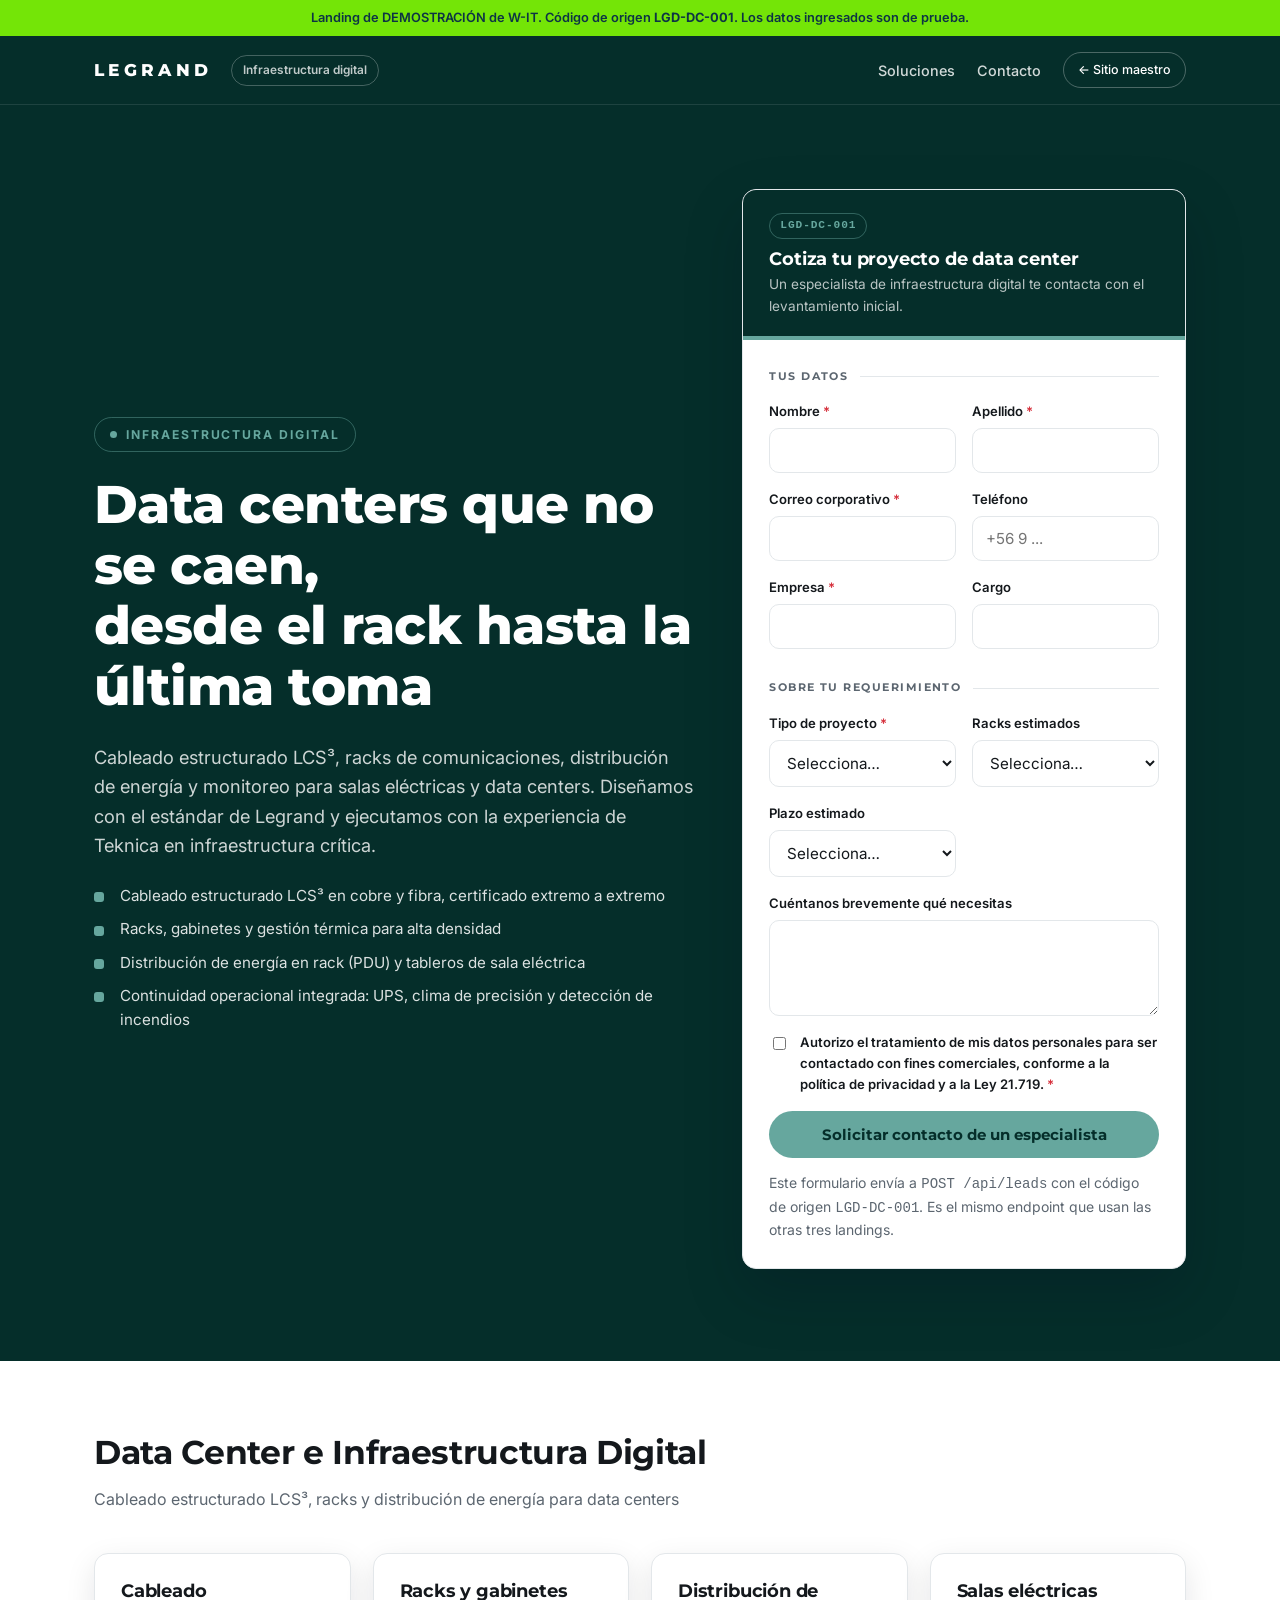
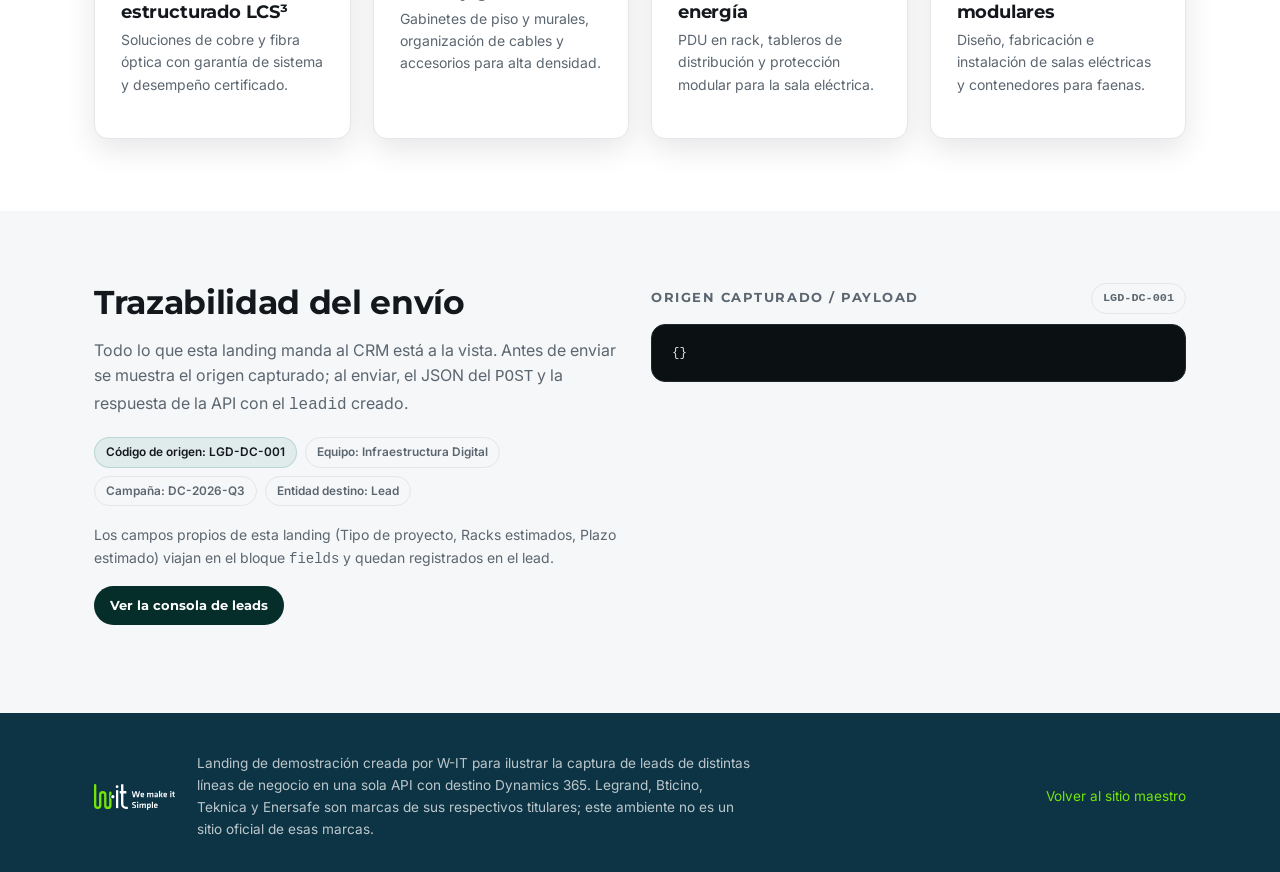
<file: landings/datacenter.html>
<!DOCTYPE html>
<html lang="es-CL" data-brand="legrand">
<head>
<meta charset="utf-8">
<meta name="viewport" content="width=device-width, initial-scale=1">
<title>Data Center e Infraestructura Digital | Demo landings W-IT</title>
<meta name="description" content="Cableado estructurado LCS³, racks y distribución de energía para data centers">
<meta name="robots" content="noindex, nofollow">
<link rel="icon" href="data:image/svg+xml,%3Csvg xmlns='http://www.w3.org/2000/svg' viewBox='0 0 32 32'%3E%3Crect width='32' height='32' rx='7' fill='%230D3445'/%3E%3Cpath d='M6 10h4l2 8 2-8h4l2 8 2-8h4l-4 14h-5l-1-5-1 5H10z' fill='%2374E507'/%3E%3C/svg%3E">
<link rel="preconnect" href="https://fonts.googleapis.com">
<link rel="preconnect" href="https://fonts.gstatic.com" crossorigin>
<link href="https://fonts.googleapis.com/css2?family=Inter:wght@400;500;600;700&family=Montserrat:wght@600;700;800&display=swap" rel="stylesheet">
<link rel="stylesheet" href="../assets/css/site.css">
<!-- Landing generada por tools/build_landings.py - no editar a mano -->
</head>
<body>

<div class="demobar">
  Landing de DEMOSTRACIÓN de W-IT. Código de origen <b>LGD-DC-001</b>. Los datos ingresados son de prueba.
</div>

<header class="topbar">
  <div class="wrap">
    <span class="brandmark" style="font-size:1.05rem;letter-spacing:.26em">legrand</span>
    <span class="chip" style="background:transparent;border-color:rgba(255,255,255,.25);color:rgba(255,255,255,.75)">Infraestructura digital</span>
    <nav>
      <a href="#soluciones" class="hide-sm">Soluciones</a>
      <a href="#formulario" class="hide-sm">Contacto</a>
      <a class="pill" href="../index.html" data-keep-utm>&larr; Sitio maestro</a>
    </nav>
  </div>
</header>

<section class="hero" id="formulario">
  <div class="wrap">
    <div class="hero-grid">
      <div>
        <span class="eyebrow">Infraestructura digital</span>
        <h1>Data centers que no se caen,<br>desde el rack hasta la última toma</h1>
        <p class="lead">Cableado estructurado LCS³, racks de comunicaciones, distribución de energía y monitoreo para salas eléctricas y data centers. Diseñamos con el estándar de Legrand y ejecutamos con la experiencia de Teknica en infraestructura crítica.</p>
        <ul class="bullets">
          <li>Cableado estructurado LCS³ en cobre y fibra, certificado extremo a extremo</li>
          <li>Racks, gabinetes y gestión térmica para alta densidad</li>
          <li>Distribución de energía en rack (PDU) y tableros de sala eléctrica</li>
          <li>Continuidad operacional integrada: UPS, clima de precisión y detección de incendios</li>
        </ul>
      </div>

      <div class="form-shell">
        <div class="form-cab">
          <span class="codigo">LGD-DC-001</span>
          <h3>Cotiza tu proyecto de data center</h3>
          <p>Un especialista de infraestructura digital te contacta con el levantamiento inicial.</p>
        </div>

        <div class="form-cuerpo">

        <!-- onsubmit="return false" bloquea el envio nativo aunque el visitante
             apriete Enter antes de que cargue el JS: sin esto, sus datos
             personales terminan en la barra de direcciones. -->
        <form data-landing-code="LGD-DC-001" novalidate onsubmit="return false;">
          <div class="form-grid">
            <span class="form-bloque">Tus datos</span>
            <div class="field">
              <label for="f-nombre-datacenter">Nombre <span class="req">*</span></label>
              <input id="f-nombre-datacenter" name="firstName" type="text" autocomplete="given-name" required>
              <span class="err"></span>
            </div>
            <div class="field">
              <label for="f-apellido-datacenter">Apellido <span class="req">*</span></label>
              <input id="f-apellido-datacenter" name="lastName" type="text" autocomplete="family-name" required>
              <span class="err"></span>
            </div>
            <div class="field">
              <label for="f-email-datacenter">Correo corporativo <span class="req">*</span></label>
              <input id="f-email-datacenter" name="email" type="email" autocomplete="email" required>
              <span class="err"></span>
            </div>
            <div class="field">
              <label for="f-fono-datacenter">Teléfono</label>
              <input id="f-fono-datacenter" name="phone" type="tel" autocomplete="tel" placeholder="+56 9 ...">
              <span class="err"></span>
            </div>
            <div class="field">
              <label for="f-empresa-datacenter">Empresa <span class="req">*</span></label>
              <input id="f-empresa-datacenter" name="company" type="text" autocomplete="organization" required>
              <span class="err"></span>
            </div>
            <div class="field">
              <label for="f-cargo-datacenter">Cargo</label>
              <input id="f-cargo-datacenter" name="jobTitle" type="text" autocomplete="organization-title">
              <span class="err"></span>
            </div>

            <span class="form-bloque sep">Sobre tu requerimiento</span>

            <div class="field">
              <label for="f-tipoProyecto-datacenter">Tipo de proyecto <span class="req">*</span></label>
              <select id="f-tipoProyecto-datacenter" name="extra:tipoProyecto" required>
                <option value="">Selecciona…</option>
                <option>Data center nuevo</option>
                <option>Ampliación de un data center existente</option>
                <option>Migración o consolidación</option>
                <option>Sala eléctrica o contenedor</option>
              </select>
              <span class="err"></span>
            </div>
            <div class="field">
              <label for="f-racks-datacenter">Racks estimados</label>
              <select id="f-racks-datacenter" name="extra:racks">
                <option value="">Selecciona…</option>
                <option>1 a 10</option>
                <option>11 a 40</option>
                <option>41 a 100</option>
                <option>Más de 100</option>
                <option>Aún por definir</option>
              </select>
              <span class="err"></span>
            </div>
            <div class="field">
              <label for="f-plazo-datacenter">Plazo estimado</label>
              <select id="f-plazo-datacenter" name="extra:plazo">
                <option value="">Selecciona…</option>
                <option>Inmediato (menos de 1 mes)</option>
                <option>1 a 3 meses</option>
                <option>3 a 6 meses</option>
                <option>Más de 6 meses / evaluando</option>
              </select>
              <span class="err"></span>
            </div>

            <div class="field full">
              <label for="f-msg-datacenter">Cuéntanos brevemente qué necesitas</label>
              <textarea id="f-msg-datacenter" name="message"></textarea>
              <span class="err"></span>
            </div>

            <div class="field full">
              <label class="consent">
                <input type="checkbox" name="consent" required>
                <span>Autorizo el tratamiento de mis datos personales para ser contactado con fines
                comerciales, conforme a la política de privacidad y a la Ley 21.719.
                <span class="req">*</span></span>
              </label>
              <span class="err"></span>
            </div>

            <div class="full">
              <button class="btn btn-primary btn-block" type="submit">Solicitar contacto de un especialista</button>
            </div>
          </div>

          <div class="form-status"></div>
        </form>

        <p class="small muted" style="margin-top:14px;margin-bottom:0">
          Este formulario envía a <span class="mono">POST /api/leads</span> con el código de origen
          <span class="mono">LGD-DC-001</span>. Es el mismo endpoint que usan las otras tres landings.
        </p>
        </div>
      </div>
    </div>
  </div>
</section>

<section id="soluciones">
  <div class="wrap">
    <div class="section-head">
      <h2>Data Center e Infraestructura Digital</h2>
      <p class="muted">Cableado estructurado LCS³, racks y distribución de energía para data centers</p>
    </div>
    <div class="grid grid-4">
      <div class="card"><h3>Cableado estructurado LCS³</h3><p class="small muted">Soluciones de cobre y fibra óptica con garantía de sistema y desempeño certificado.</p></div>
      <div class="card"><h3>Racks y gabinetes</h3><p class="small muted">Gabinetes de piso y murales, organización de cables y accesorios para alta densidad.</p></div>
      <div class="card"><h3>Distribución de energía</h3><p class="small muted">PDU en rack, tableros de distribución y protección modular para la sala eléctrica.</p></div>
      <div class="card"><h3>Salas eléctricas modulares</h3><p class="small muted">Diseño, fabricación e instalación de salas eléctricas y contenedores para faenas.</p></div>
    </div>
  </div>
</section>

<section class="alt">
  <div class="wrap">
    <div class="grid grid-2">
      <div>
        <h2>Trazabilidad del envío</h2>
        <p class="muted">
          Todo lo que esta landing manda al CRM está a la vista. Antes de enviar se muestra el
          origen capturado; al enviar, el JSON del <span class="mono">POST</span> y la respuesta
          de la API con el <span class="mono">leadid</span> creado.
        </p>
        <div class="chiprow" style="margin:18px 0">
          <span class="chip chip-accent">Código de origen: LGD-DC-001</span>
          <span class="chip">Equipo: Infraestructura Digital</span>
          <span class="chip">Campaña: DC-2026-Q3</span>
          <span class="chip">Entidad destino: Lead</span>
        </div>
        <p class="small muted">
          Los campos propios de esta landing (Tipo de proyecto, Racks estimados, Plazo estimado) viajan en el bloque
          <span class="mono">fields</span> y quedan registrados en el lead.
        </p>
        <p><a class="btn btn-dark btn-sm" href="../admin.html">Ver la consola de leads</a></p>
      </div>
      <div>
        <div class="trace-head">
          <span class="t">Origen capturado / payload</span>
          <span class="chip mono">LGD-DC-001</span>
        </div>
        <pre class="trace" id="trace-LGD-DC-001" data-origin-preview>{}</pre>
      </div>
    </div>
  </div>
</section>

<footer class="site">
  <div class="wrap">
    <img class="logo" src="../assets/img/logo-wit-blanco.svg" alt="W-IT">
    <span class="disclaimer">
      Landing de demostración creada por W-IT para ilustrar la captura de leads de distintas líneas
      de negocio en una sola API con destino Dynamics 365. Legrand, Bticino, Teknica y Enersafe son
      marcas de sus respectivos titulares; este ambiente no es un sitio oficial de esas marcas.
    </span>
    <span style="margin-left:auto"><a href="../index.html" data-keep-utm>Volver al sitio maestro</a></span>
  </div>
</footer>

<script src="../assets/js/config.js"></script>
<script src="../assets/js/landing.js"></script>
</body>
</html>
</file>
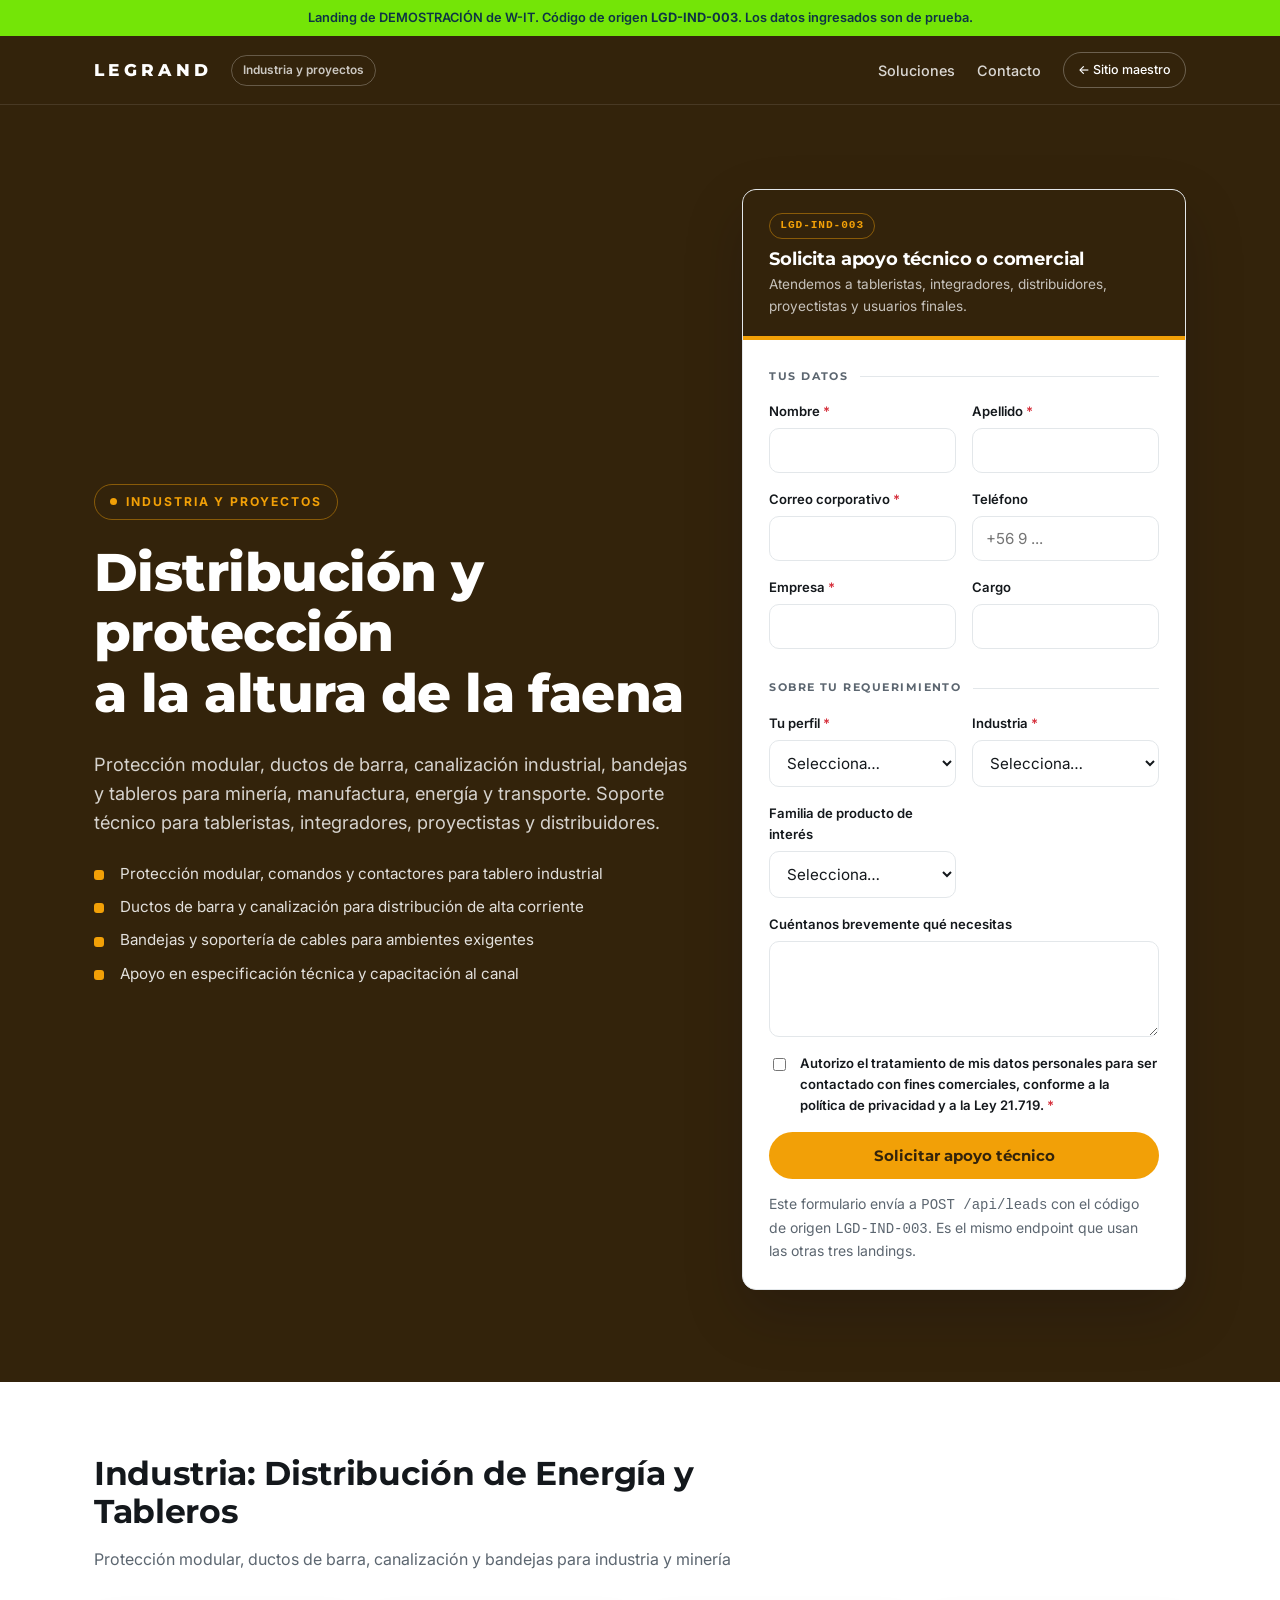
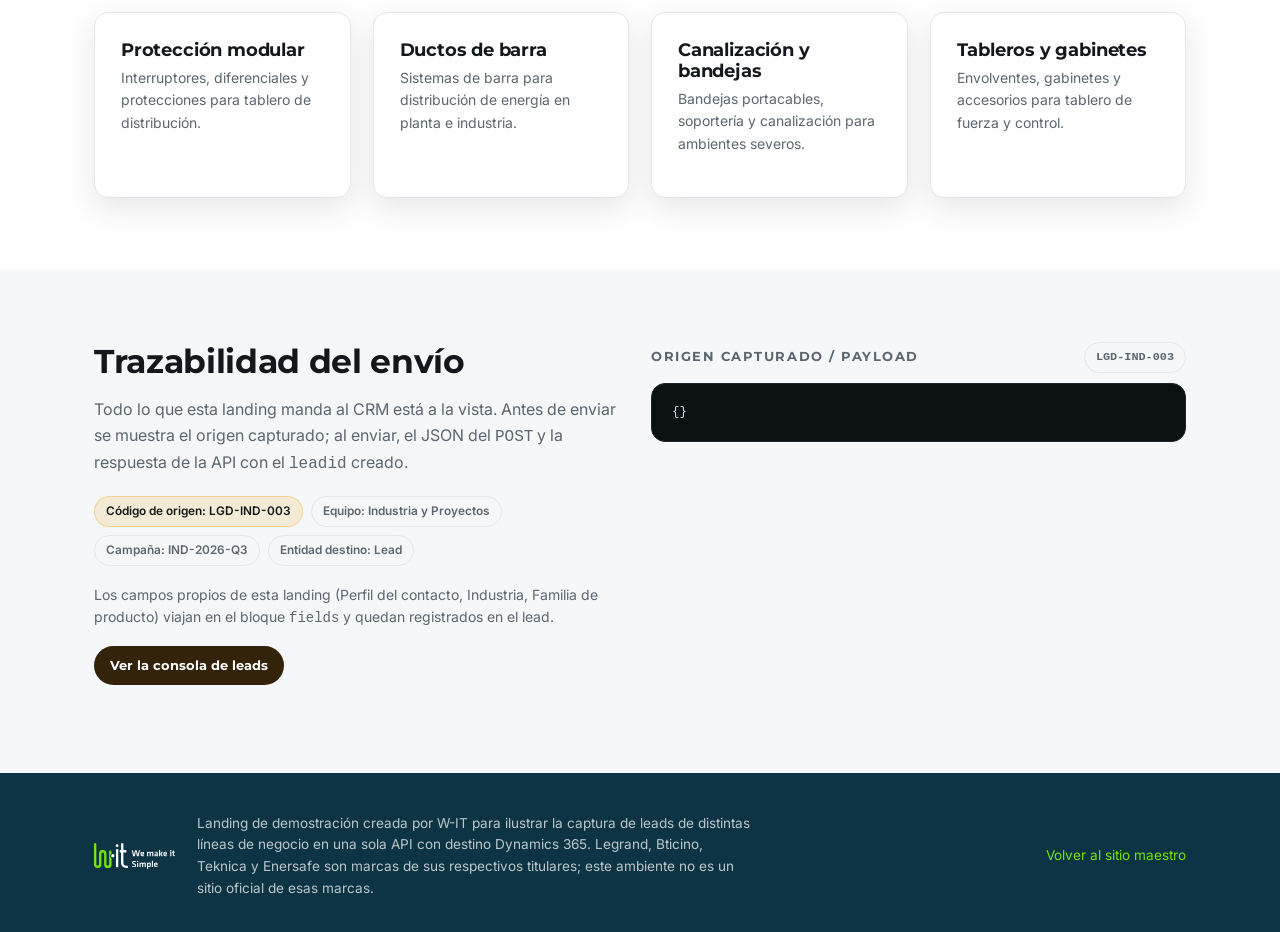
<file: landings/industria.html>
<!DOCTYPE html>
<html lang="es-CL" data-brand="industria">
<head>
<meta charset="utf-8">
<meta name="viewport" content="width=device-width, initial-scale=1">
<title>Industria: Distribución de Energía y Tableros | Demo landings W-IT</title>
<meta name="description" content="Protección modular, ductos de barra, canalización y bandejas para industria y minería">
<meta name="robots" content="noindex, nofollow">
<link rel="icon" href="data:image/svg+xml,%3Csvg xmlns='http://www.w3.org/2000/svg' viewBox='0 0 32 32'%3E%3Crect width='32' height='32' rx='7' fill='%230D3445'/%3E%3Cpath d='M6 10h4l2 8 2-8h4l2 8 2-8h4l-4 14h-5l-1-5-1 5H10z' fill='%2374E507'/%3E%3C/svg%3E">
<link rel="preconnect" href="https://fonts.googleapis.com">
<link rel="preconnect" href="https://fonts.gstatic.com" crossorigin>
<link href="https://fonts.googleapis.com/css2?family=Inter:wght@400;500;600;700&family=Montserrat:wght@600;700;800&display=swap" rel="stylesheet">
<link rel="stylesheet" href="../assets/css/site.css">
<!-- Landing generada por tools/build_landings.py - no editar a mano -->
</head>
<body>

<div class="demobar">
  Landing de DEMOSTRACIÓN de W-IT. Código de origen <b>LGD-IND-003</b>. Los datos ingresados son de prueba.
</div>

<header class="topbar">
  <div class="wrap">
    <span class="brandmark" style="font-size:1.05rem;letter-spacing:.26em">legrand</span>
    <span class="chip" style="background:transparent;border-color:rgba(255,255,255,.25);color:rgba(255,255,255,.75)">Industria y proyectos</span>
    <nav>
      <a href="#soluciones" class="hide-sm">Soluciones</a>
      <a href="#formulario" class="hide-sm">Contacto</a>
      <a class="pill" href="../index.html" data-keep-utm>&larr; Sitio maestro</a>
    </nav>
  </div>
</header>

<section class="hero" id="formulario">
  <div class="wrap">
    <div class="hero-grid">
      <div>
        <span class="eyebrow">Industria y proyectos</span>
        <h1>Distribución y protección<br>a la altura de la faena</h1>
        <p class="lead">Protección modular, ductos de barra, canalización industrial, bandejas y tableros para minería, manufactura, energía y transporte. Soporte técnico para tableristas, integradores, proyectistas y distribuidores.</p>
        <ul class="bullets">
          <li>Protección modular, comandos y contactores para tablero industrial</li>
          <li>Ductos de barra y canalización para distribución de alta corriente</li>
          <li>Bandejas y soportería de cables para ambientes exigentes</li>
          <li>Apoyo en especificación técnica y capacitación al canal</li>
        </ul>
      </div>

      <div class="form-shell">
        <div class="form-cab">
          <span class="codigo">LGD-IND-003</span>
          <h3>Solicita apoyo técnico o comercial</h3>
          <p>Atendemos a tableristas, integradores, distribuidores, proyectistas y usuarios finales.</p>
        </div>

        <div class="form-cuerpo">

        <!-- onsubmit="return false" bloquea el envio nativo aunque el visitante
             apriete Enter antes de que cargue el JS: sin esto, sus datos
             personales terminan en la barra de direcciones. -->
        <form data-landing-code="LGD-IND-003" novalidate onsubmit="return false;">
          <div class="form-grid">
            <span class="form-bloque">Tus datos</span>
            <div class="field">
              <label for="f-nombre-industria">Nombre <span class="req">*</span></label>
              <input id="f-nombre-industria" name="firstName" type="text" autocomplete="given-name" required>
              <span class="err"></span>
            </div>
            <div class="field">
              <label for="f-apellido-industria">Apellido <span class="req">*</span></label>
              <input id="f-apellido-industria" name="lastName" type="text" autocomplete="family-name" required>
              <span class="err"></span>
            </div>
            <div class="field">
              <label for="f-email-industria">Correo corporativo <span class="req">*</span></label>
              <input id="f-email-industria" name="email" type="email" autocomplete="email" required>
              <span class="err"></span>
            </div>
            <div class="field">
              <label for="f-fono-industria">Teléfono</label>
              <input id="f-fono-industria" name="phone" type="tel" autocomplete="tel" placeholder="+56 9 ...">
              <span class="err"></span>
            </div>
            <div class="field">
              <label for="f-empresa-industria">Empresa <span class="req">*</span></label>
              <input id="f-empresa-industria" name="company" type="text" autocomplete="organization" required>
              <span class="err"></span>
            </div>
            <div class="field">
              <label for="f-cargo-industria">Cargo</label>
              <input id="f-cargo-industria" name="jobTitle" type="text" autocomplete="organization-title">
              <span class="err"></span>
            </div>

            <span class="form-bloque sep">Sobre tu requerimiento</span>

            <div class="field">
              <label for="f-perfil-industria">Tu perfil <span class="req">*</span></label>
              <select id="f-perfil-industria" name="extra:perfil" required>
                <option value="">Selecciona…</option>
                <option>Tablerista</option>
                <option>Integrador</option>
                <option>Distribuidor</option>
                <option>Proyectista o especificador</option>
                <option>Usuario final / mantención</option>
              </select>
              <span class="err"></span>
            </div>
            <div class="field">
              <label for="f-industria-industria">Industria <span class="req">*</span></label>
              <select id="f-industria-industria" name="extra:industria" required>
                <option value="">Selecciona…</option>
                <option>Minería</option>
                <option>Manufactura</option>
                <option>Energía y utilities</option>
                <option>Transporte</option>
                <option>Telecomunicaciones</option>
                <option>Otra</option>
              </select>
              <span class="err"></span>
            </div>
            <div class="field">
              <label for="f-familia-industria">Familia de producto de interés</label>
              <select id="f-familia-industria" name="extra:familia">
                <option value="">Selecciona…</option>
                <option>Protección modular</option>
                <option>Ductos de barra</option>
                <option>Canalización y bandejas</option>
                <option>Tableros y gabinetes</option>
                <option>Comandos y contactores</option>
              </select>
              <span class="err"></span>
            </div>

            <div class="field full">
              <label for="f-msg-industria">Cuéntanos brevemente qué necesitas</label>
              <textarea id="f-msg-industria" name="message"></textarea>
              <span class="err"></span>
            </div>

            <div class="field full">
              <label class="consent">
                <input type="checkbox" name="consent" required>
                <span>Autorizo el tratamiento de mis datos personales para ser contactado con fines
                comerciales, conforme a la política de privacidad y a la Ley 21.719.
                <span class="req">*</span></span>
              </label>
              <span class="err"></span>
            </div>

            <div class="full">
              <button class="btn btn-primary btn-block" type="submit">Solicitar apoyo técnico</button>
            </div>
          </div>

          <div class="form-status"></div>
        </form>

        <p class="small muted" style="margin-top:14px;margin-bottom:0">
          Este formulario envía a <span class="mono">POST /api/leads</span> con el código de origen
          <span class="mono">LGD-IND-003</span>. Es el mismo endpoint que usan las otras tres landings.
        </p>
        </div>
      </div>
    </div>
  </div>
</section>

<section id="soluciones">
  <div class="wrap">
    <div class="section-head">
      <h2>Industria: Distribución de Energía y Tableros</h2>
      <p class="muted">Protección modular, ductos de barra, canalización y bandejas para industria y minería</p>
    </div>
    <div class="grid grid-4">
      <div class="card"><h3>Protección modular</h3><p class="small muted">Interruptores, diferenciales y protecciones para tablero de distribución.</p></div>
      <div class="card"><h3>Ductos de barra</h3><p class="small muted">Sistemas de barra para distribución de energía en planta e industria.</p></div>
      <div class="card"><h3>Canalización y bandejas</h3><p class="small muted">Bandejas portacables, soportería y canalización para ambientes severos.</p></div>
      <div class="card"><h3>Tableros y gabinetes</h3><p class="small muted">Envolventes, gabinetes y accesorios para tablero de fuerza y control.</p></div>
    </div>
  </div>
</section>

<section class="alt">
  <div class="wrap">
    <div class="grid grid-2">
      <div>
        <h2>Trazabilidad del envío</h2>
        <p class="muted">
          Todo lo que esta landing manda al CRM está a la vista. Antes de enviar se muestra el
          origen capturado; al enviar, el JSON del <span class="mono">POST</span> y la respuesta
          de la API con el <span class="mono">leadid</span> creado.
        </p>
        <div class="chiprow" style="margin:18px 0">
          <span class="chip chip-accent">Código de origen: LGD-IND-003</span>
          <span class="chip">Equipo: Industria y Proyectos</span>
          <span class="chip">Campaña: IND-2026-Q3</span>
          <span class="chip">Entidad destino: Lead</span>
        </div>
        <p class="small muted">
          Los campos propios de esta landing (Perfil del contacto, Industria, Familia de producto) viajan en el bloque
          <span class="mono">fields</span> y quedan registrados en el lead.
        </p>
        <p><a class="btn btn-dark btn-sm" href="../admin.html">Ver la consola de leads</a></p>
      </div>
      <div>
        <div class="trace-head">
          <span class="t">Origen capturado / payload</span>
          <span class="chip mono">LGD-IND-003</span>
        </div>
        <pre class="trace" id="trace-LGD-IND-003" data-origin-preview>{}</pre>
      </div>
    </div>
  </div>
</section>

<footer class="site">
  <div class="wrap">
    <img class="logo" src="../assets/img/logo-wit-blanco.svg" alt="W-IT">
    <span class="disclaimer">
      Landing de demostración creada por W-IT para ilustrar la captura de leads de distintas líneas
      de negocio en una sola API con destino Dynamics 365. Legrand, Bticino, Teknica y Enersafe son
      marcas de sus respectivos titulares; este ambiente no es un sitio oficial de esas marcas.
    </span>
    <span style="margin-left:auto"><a href="../index.html" data-keep-utm>Volver al sitio maestro</a></span>
  </div>
</footer>

<script src="../assets/js/config.js"></script>
<script src="../assets/js/landing.js"></script>
</body>
</html>
</file>
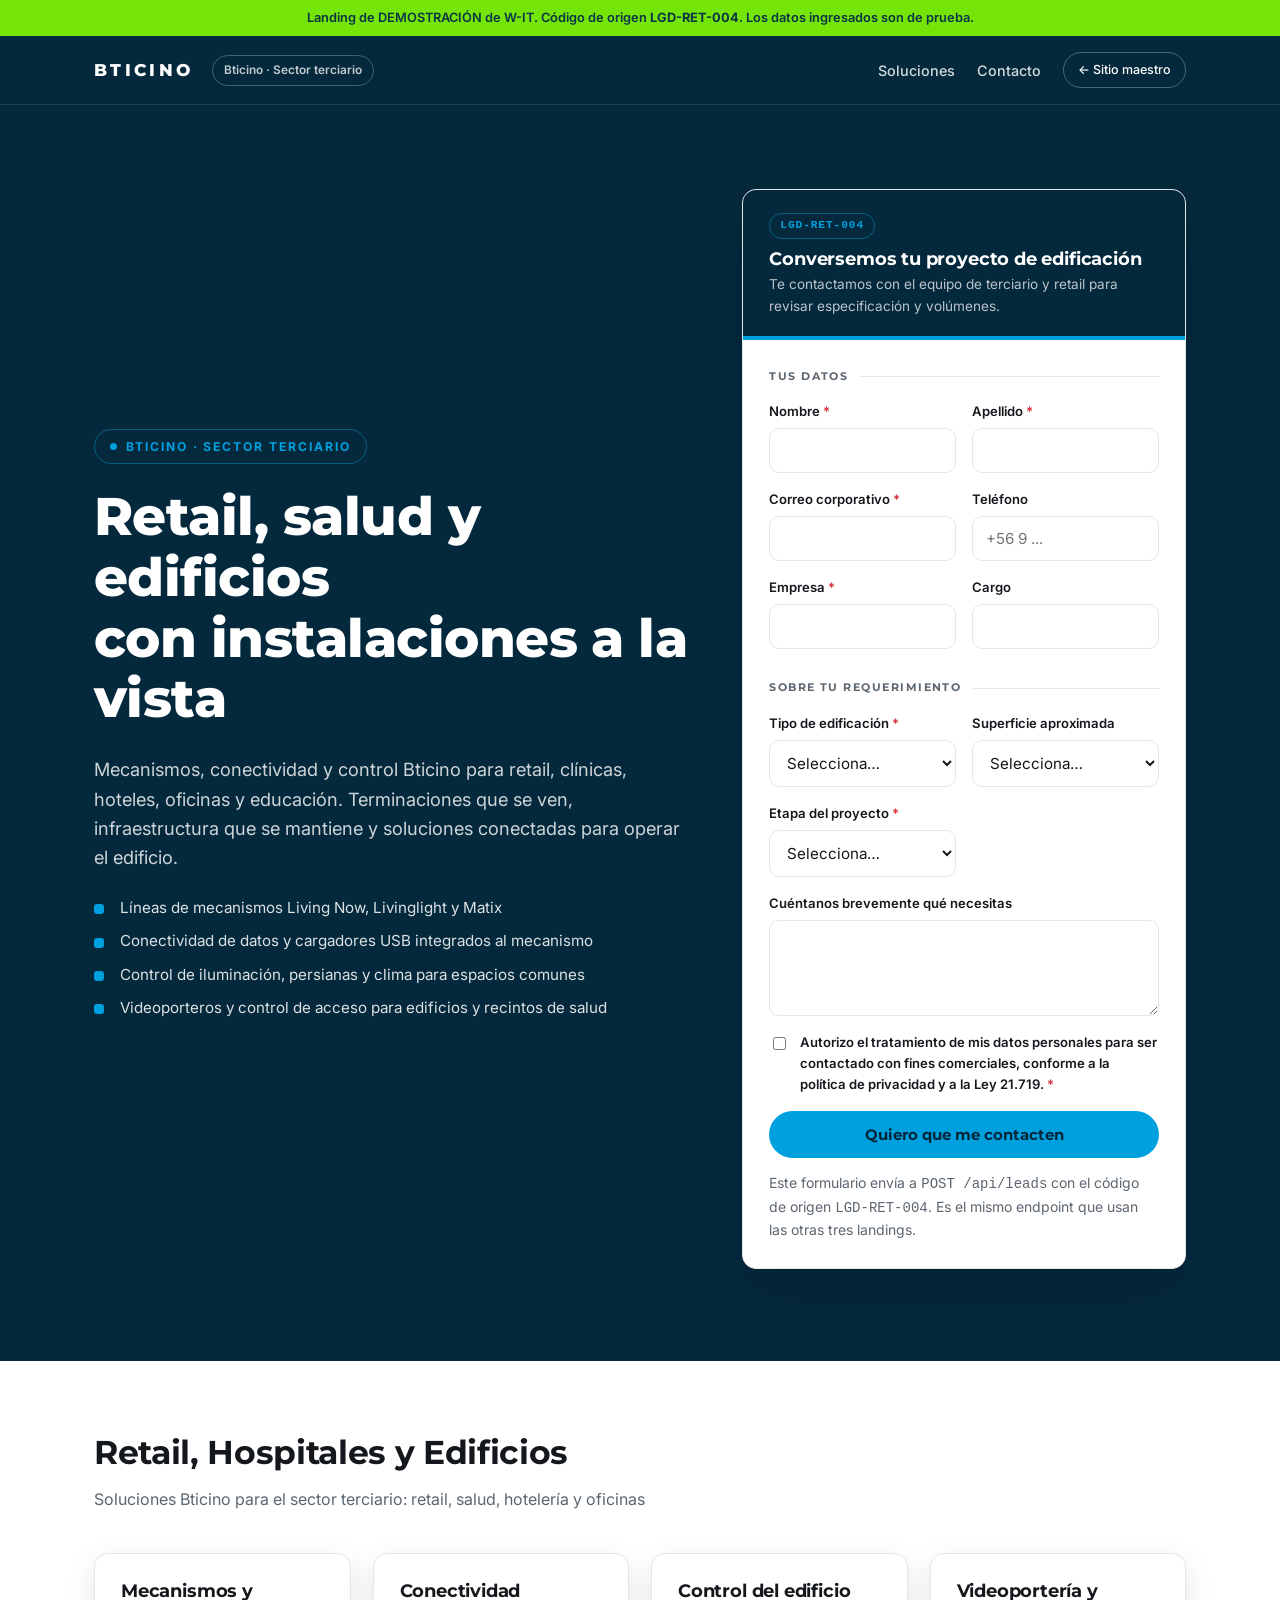
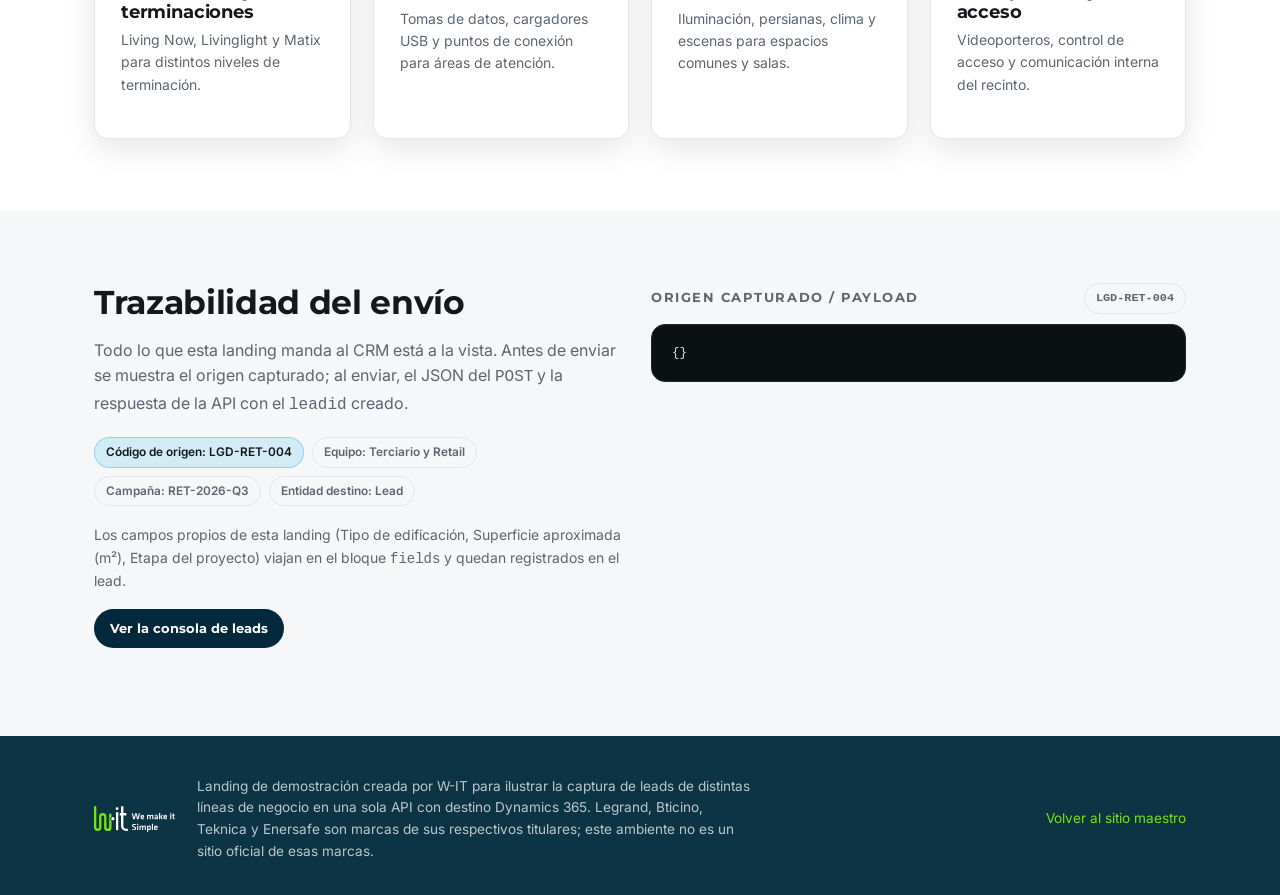
<file: landings/retail-terciario.html>
<!DOCTYPE html>
<html lang="es-CL" data-brand="bticino">
<head>
<meta charset="utf-8">
<meta name="viewport" content="width=device-width, initial-scale=1">
<title>Retail, Hospitales y Edificios | Demo landings W-IT</title>
<meta name="description" content="Soluciones Bticino para el sector terciario: retail, salud, hotelería y oficinas">
<meta name="robots" content="noindex, nofollow">
<link rel="icon" href="data:image/svg+xml,%3Csvg xmlns='http://www.w3.org/2000/svg' viewBox='0 0 32 32'%3E%3Crect width='32' height='32' rx='7' fill='%230D3445'/%3E%3Cpath d='M6 10h4l2 8 2-8h4l2 8 2-8h4l-4 14h-5l-1-5-1 5H10z' fill='%2374E507'/%3E%3C/svg%3E">
<link rel="preconnect" href="https://fonts.googleapis.com">
<link rel="preconnect" href="https://fonts.gstatic.com" crossorigin>
<link href="https://fonts.googleapis.com/css2?family=Inter:wght@400;500;600;700&family=Montserrat:wght@600;700;800&display=swap" rel="stylesheet">
<link rel="stylesheet" href="../assets/css/site.css">
<!-- Landing generada por tools/build_landings.py - no editar a mano -->
</head>
<body>

<div class="demobar">
  Landing de DEMOSTRACIÓN de W-IT. Código de origen <b>LGD-RET-004</b>. Los datos ingresados son de prueba.
</div>

<header class="topbar">
  <div class="wrap">
    <span class="brandmark" style="font-size:1.05rem;letter-spacing:.20em">bticino</span>
    <span class="chip" style="background:transparent;border-color:rgba(255,255,255,.25);color:rgba(255,255,255,.75)">Bticino · Sector terciario</span>
    <nav>
      <a href="#soluciones" class="hide-sm">Soluciones</a>
      <a href="#formulario" class="hide-sm">Contacto</a>
      <a class="pill" href="../index.html" data-keep-utm>&larr; Sitio maestro</a>
    </nav>
  </div>
</header>

<section class="hero" id="formulario">
  <div class="wrap">
    <div class="hero-grid">
      <div>
        <span class="eyebrow">Bticino · Sector terciario</span>
        <h1>Retail, salud y edificios<br>con instalaciones a la vista</h1>
        <p class="lead">Mecanismos, conectividad y control Bticino para retail, clínicas, hoteles, oficinas y educación. Terminaciones que se ven, infraestructura que se mantiene y soluciones conectadas para operar el edificio.</p>
        <ul class="bullets">
          <li>Líneas de mecanismos Living Now, Livinglight y Matix</li>
          <li>Conectividad de datos y cargadores USB integrados al mecanismo</li>
          <li>Control de iluminación, persianas y clima para espacios comunes</li>
          <li>Videoporteros y control de acceso para edificios y recintos de salud</li>
        </ul>
      </div>

      <div class="form-shell">
        <div class="form-cab">
          <span class="codigo">LGD-RET-004</span>
          <h3>Conversemos tu proyecto de edificación</h3>
          <p>Te contactamos con el equipo de terciario y retail para revisar especificación y volúmenes.</p>
        </div>

        <div class="form-cuerpo">

        <!-- onsubmit="return false" bloquea el envio nativo aunque el visitante
             apriete Enter antes de que cargue el JS: sin esto, sus datos
             personales terminan en la barra de direcciones. -->
        <form data-landing-code="LGD-RET-004" novalidate onsubmit="return false;">
          <div class="form-grid">
            <span class="form-bloque">Tus datos</span>
            <div class="field">
              <label for="f-nombre-retail-terciario">Nombre <span class="req">*</span></label>
              <input id="f-nombre-retail-terciario" name="firstName" type="text" autocomplete="given-name" required>
              <span class="err"></span>
            </div>
            <div class="field">
              <label for="f-apellido-retail-terciario">Apellido <span class="req">*</span></label>
              <input id="f-apellido-retail-terciario" name="lastName" type="text" autocomplete="family-name" required>
              <span class="err"></span>
            </div>
            <div class="field">
              <label for="f-email-retail-terciario">Correo corporativo <span class="req">*</span></label>
              <input id="f-email-retail-terciario" name="email" type="email" autocomplete="email" required>
              <span class="err"></span>
            </div>
            <div class="field">
              <label for="f-fono-retail-terciario">Teléfono</label>
              <input id="f-fono-retail-terciario" name="phone" type="tel" autocomplete="tel" placeholder="+56 9 ...">
              <span class="err"></span>
            </div>
            <div class="field">
              <label for="f-empresa-retail-terciario">Empresa <span class="req">*</span></label>
              <input id="f-empresa-retail-terciario" name="company" type="text" autocomplete="organization" required>
              <span class="err"></span>
            </div>
            <div class="field">
              <label for="f-cargo-retail-terciario">Cargo</label>
              <input id="f-cargo-retail-terciario" name="jobTitle" type="text" autocomplete="organization-title">
              <span class="err"></span>
            </div>

            <span class="form-bloque sep">Sobre tu requerimiento</span>

            <div class="field">
              <label for="f-tipoEdificacion-retail-terciario">Tipo de edificación <span class="req">*</span></label>
              <select id="f-tipoEdificacion-retail-terciario" name="extra:tipoEdificacion" required>
                <option value="">Selecciona…</option>
                <option>Retail o tienda</option>
                <option>Hospital o clínica</option>
                <option>Hotel</option>
                <option>Oficinas</option>
                <option>Educación</option>
                <option>Otro</option>
              </select>
              <span class="err"></span>
            </div>
            <div class="field">
              <label for="f-superficie-retail-terciario">Superficie aproximada</label>
              <select id="f-superficie-retail-terciario" name="extra:superficie">
                <option value="">Selecciona…</option>
                <option>Menos de 500 m²</option>
                <option>500 a 2.000 m²</option>
                <option>2.000 a 10.000 m²</option>
                <option>Más de 10.000 m²</option>
              </select>
              <span class="err"></span>
            </div>
            <div class="field">
              <label for="f-etapa-retail-terciario">Etapa del proyecto <span class="req">*</span></label>
              <select id="f-etapa-retail-terciario" name="extra:etapa" required>
                <option value="">Selecciona…</option>
                <option>Idea o anteproyecto</option>
                <option>Diseño y especificación</option>
                <option>Licitación</option>
                <option>En ejecución</option>
              </select>
              <span class="err"></span>
            </div>

            <div class="field full">
              <label for="f-msg-retail-terciario">Cuéntanos brevemente qué necesitas</label>
              <textarea id="f-msg-retail-terciario" name="message"></textarea>
              <span class="err"></span>
            </div>

            <div class="field full">
              <label class="consent">
                <input type="checkbox" name="consent" required>
                <span>Autorizo el tratamiento de mis datos personales para ser contactado con fines
                comerciales, conforme a la política de privacidad y a la Ley 21.719.
                <span class="req">*</span></span>
              </label>
              <span class="err"></span>
            </div>

            <div class="full">
              <button class="btn btn-primary btn-block" type="submit">Quiero que me contacten</button>
            </div>
          </div>

          <div class="form-status"></div>
        </form>

        <p class="small muted" style="margin-top:14px;margin-bottom:0">
          Este formulario envía a <span class="mono">POST /api/leads</span> con el código de origen
          <span class="mono">LGD-RET-004</span>. Es el mismo endpoint que usan las otras tres landings.
        </p>
        </div>
      </div>
    </div>
  </div>
</section>

<section id="soluciones">
  <div class="wrap">
    <div class="section-head">
      <h2>Retail, Hospitales y Edificios</h2>
      <p class="muted">Soluciones Bticino para el sector terciario: retail, salud, hotelería y oficinas</p>
    </div>
    <div class="grid grid-4">
      <div class="card"><h3>Mecanismos y terminaciones</h3><p class="small muted">Living Now, Livinglight y Matix para distintos niveles de terminación.</p></div>
      <div class="card"><h3>Conectividad</h3><p class="small muted">Tomas de datos, cargadores USB y puntos de conexión para áreas de atención.</p></div>
      <div class="card"><h3>Control del edificio</h3><p class="small muted">Iluminación, persianas, clima y escenas para espacios comunes y salas.</p></div>
      <div class="card"><h3>Videoportería y acceso</h3><p class="small muted">Videoporteros, control de acceso y comunicación interna del recinto.</p></div>
    </div>
  </div>
</section>

<section class="alt">
  <div class="wrap">
    <div class="grid grid-2">
      <div>
        <h2>Trazabilidad del envío</h2>
        <p class="muted">
          Todo lo que esta landing manda al CRM está a la vista. Antes de enviar se muestra el
          origen capturado; al enviar, el JSON del <span class="mono">POST</span> y la respuesta
          de la API con el <span class="mono">leadid</span> creado.
        </p>
        <div class="chiprow" style="margin:18px 0">
          <span class="chip chip-accent">Código de origen: LGD-RET-004</span>
          <span class="chip">Equipo: Terciario y Retail</span>
          <span class="chip">Campaña: RET-2026-Q3</span>
          <span class="chip">Entidad destino: Lead</span>
        </div>
        <p class="small muted">
          Los campos propios de esta landing (Tipo de edificación, Superficie aproximada (m²), Etapa del proyecto) viajan en el bloque
          <span class="mono">fields</span> y quedan registrados en el lead.
        </p>
        <p><a class="btn btn-dark btn-sm" href="../admin.html">Ver la consola de leads</a></p>
      </div>
      <div>
        <div class="trace-head">
          <span class="t">Origen capturado / payload</span>
          <span class="chip mono">LGD-RET-004</span>
        </div>
        <pre class="trace" id="trace-LGD-RET-004" data-origin-preview>{}</pre>
      </div>
    </div>
  </div>
</section>

<footer class="site">
  <div class="wrap">
    <img class="logo" src="../assets/img/logo-wit-blanco.svg" alt="W-IT">
    <span class="disclaimer">
      Landing de demostración creada por W-IT para ilustrar la captura de leads de distintas líneas
      de negocio en una sola API con destino Dynamics 365. Legrand, Bticino, Teknica y Enersafe son
      marcas de sus respectivos titulares; este ambiente no es un sitio oficial de esas marcas.
    </span>
    <span style="margin-left:auto"><a href="../index.html" data-keep-utm>Volver al sitio maestro</a></span>
  </div>
</footer>

<script src="../assets/js/config.js"></script>
<script src="../assets/js/landing.js"></script>
</body>
</html>
</file>
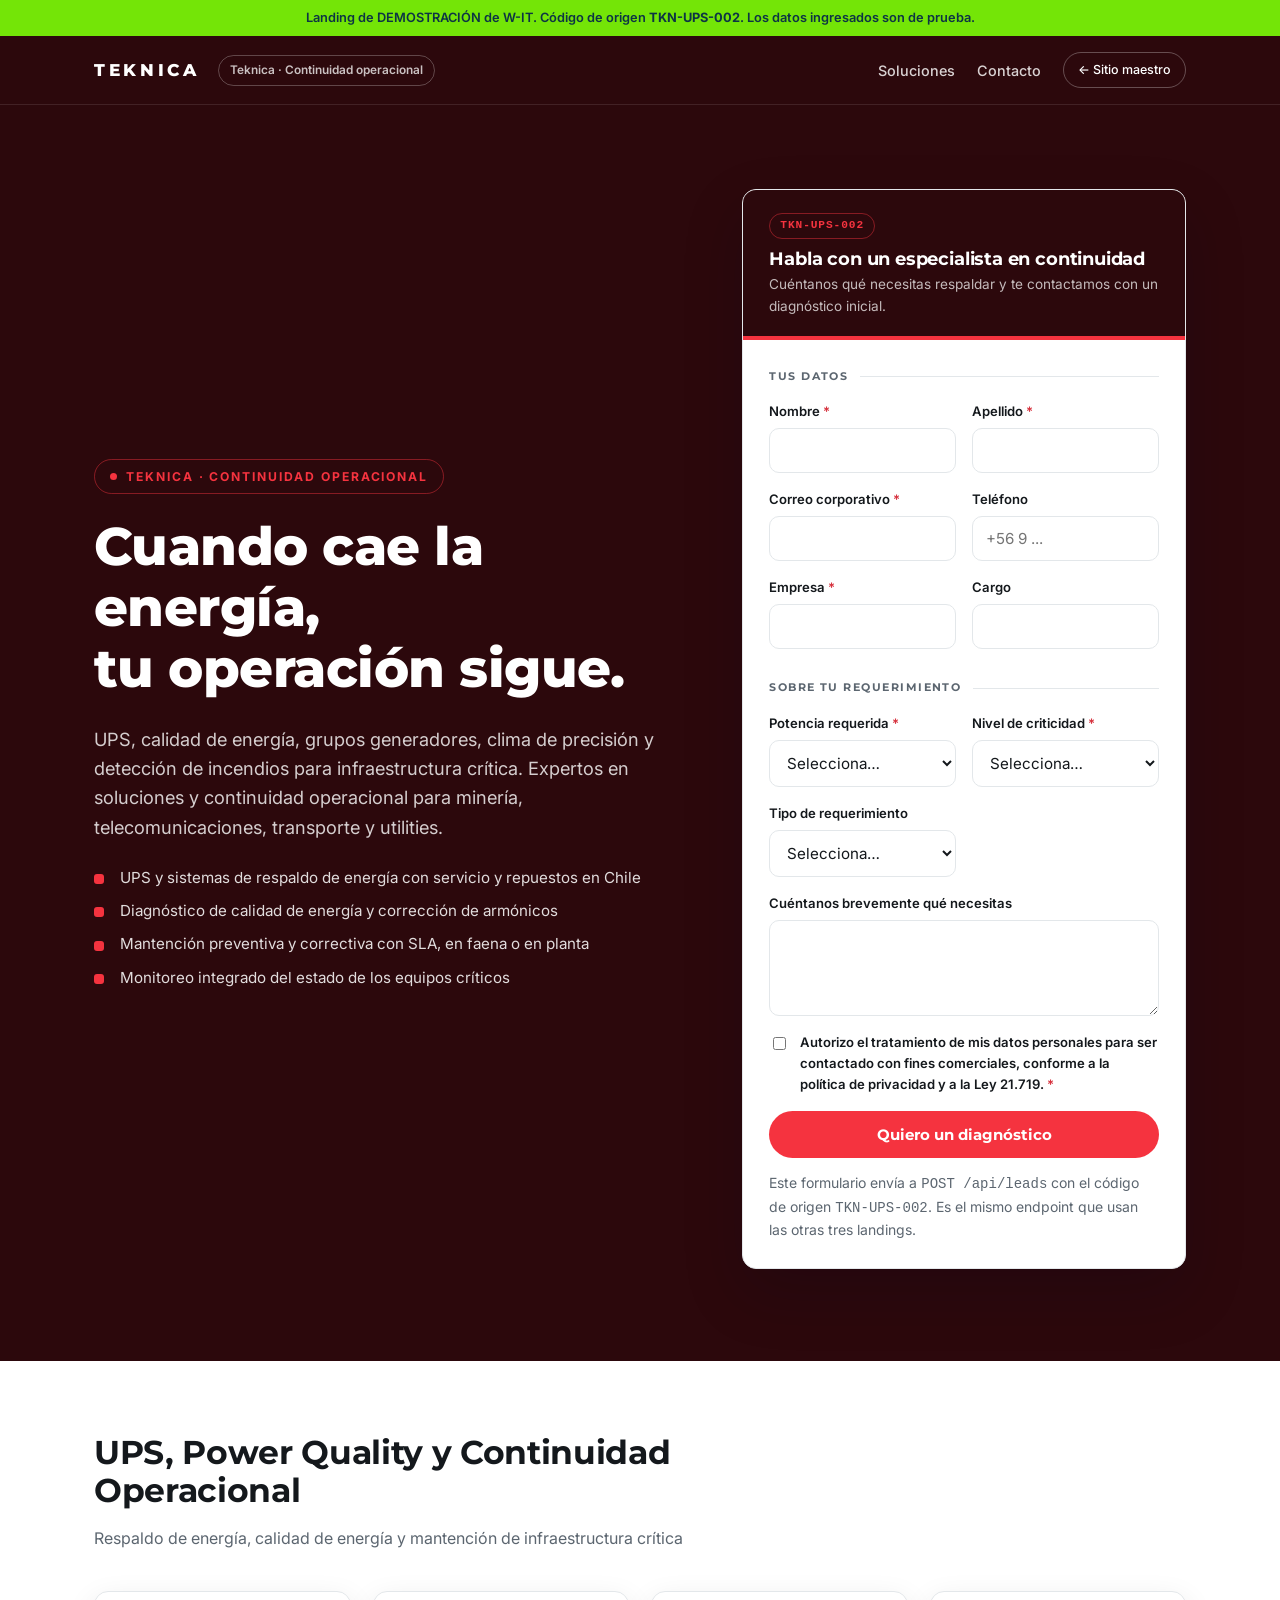
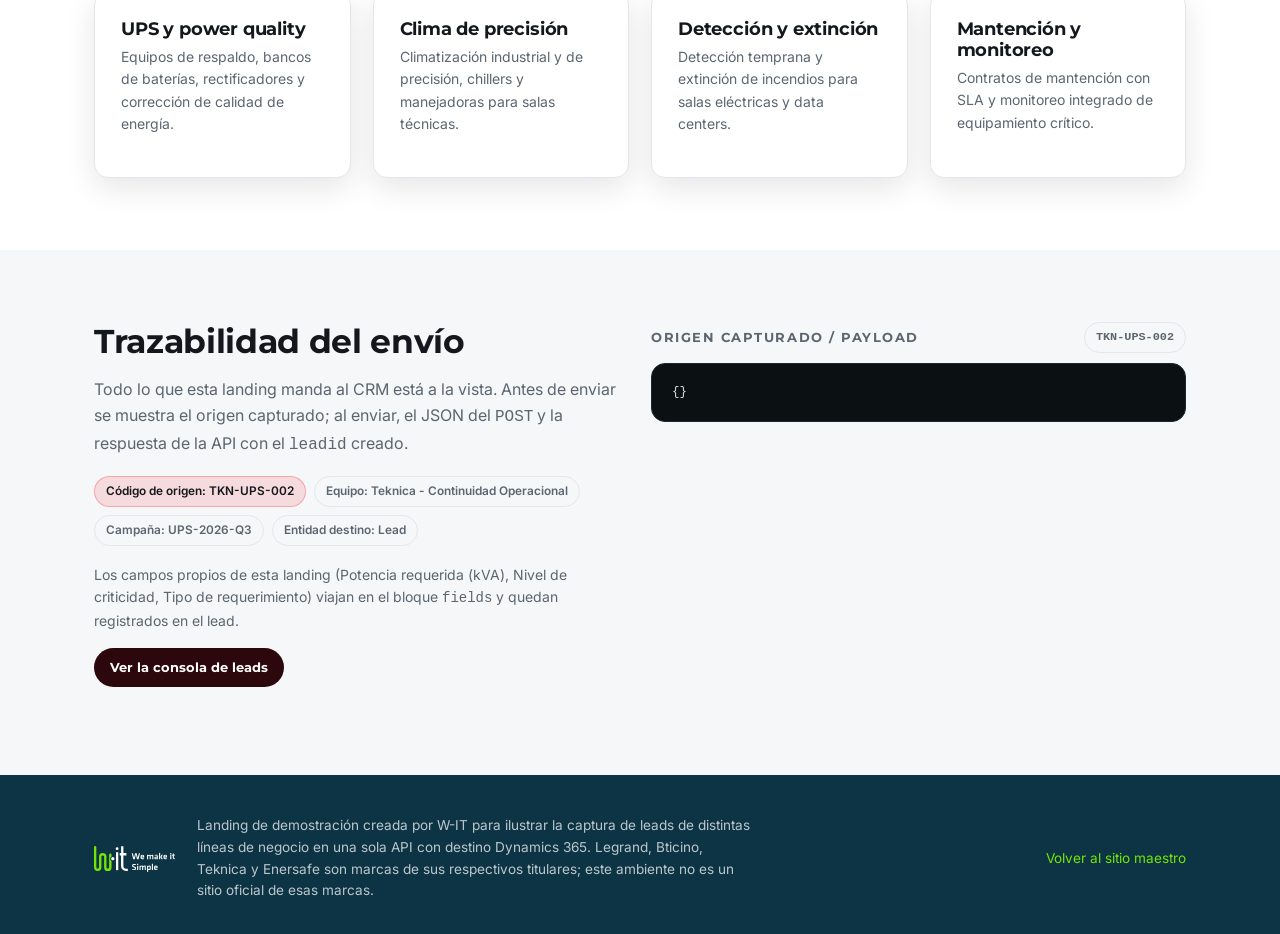
<file: landings/ups-continuidad.html>
<!DOCTYPE html>
<html lang="es-CL" data-brand="teknica">
<head>
<meta charset="utf-8">
<meta name="viewport" content="width=device-width, initial-scale=1">
<title>UPS, Power Quality y Continuidad Operacional | Demo landings W-IT</title>
<meta name="description" content="Respaldo de energía, calidad de energía y mantención de infraestructura crítica">
<meta name="robots" content="noindex, nofollow">
<link rel="icon" href="data:image/svg+xml,%3Csvg xmlns='http://www.w3.org/2000/svg' viewBox='0 0 32 32'%3E%3Crect width='32' height='32' rx='7' fill='%230D3445'/%3E%3Cpath d='M6 10h4l2 8 2-8h4l2 8 2-8h4l-4 14h-5l-1-5-1 5H10z' fill='%2374E507'/%3E%3C/svg%3E">
<link rel="preconnect" href="https://fonts.googleapis.com">
<link rel="preconnect" href="https://fonts.gstatic.com" crossorigin>
<link href="https://fonts.googleapis.com/css2?family=Inter:wght@400;500;600;700&family=Montserrat:wght@600;700;800&display=swap" rel="stylesheet">
<link rel="stylesheet" href="../assets/css/site.css">
<!-- Landing generada por tools/build_landings.py - no editar a mano -->
</head>
<body>

<div class="demobar">
  Landing de DEMOSTRACIÓN de W-IT. Código de origen <b>TKN-UPS-002</b>. Los datos ingresados son de prueba.
</div>

<header class="topbar">
  <div class="wrap">
    <span class="brandmark" style="font-size:1.05rem;letter-spacing:.22em">teknica</span>
    <span class="chip" style="background:transparent;border-color:rgba(255,255,255,.25);color:rgba(255,255,255,.75)">Teknica · Continuidad operacional</span>
    <nav>
      <a href="#soluciones" class="hide-sm">Soluciones</a>
      <a href="#formulario" class="hide-sm">Contacto</a>
      <a class="pill" href="../index.html" data-keep-utm>&larr; Sitio maestro</a>
    </nav>
  </div>
</header>

<section class="hero" id="formulario">
  <div class="wrap">
    <div class="hero-grid">
      <div>
        <span class="eyebrow">Teknica · Continuidad operacional</span>
        <h1>Cuando cae la energía,<br>tu operación sigue.</h1>
        <p class="lead">UPS, calidad de energía, grupos generadores, clima de precisión y detección de incendios para infraestructura crítica. Expertos en soluciones y continuidad operacional para minería, telecomunicaciones, transporte y utilities.</p>
        <ul class="bullets">
          <li>UPS y sistemas de respaldo de energía con servicio y repuestos en Chile</li>
          <li>Diagnóstico de calidad de energía y corrección de armónicos</li>
          <li>Mantención preventiva y correctiva con SLA, en faena o en planta</li>
          <li>Monitoreo integrado del estado de los equipos críticos</li>
        </ul>
      </div>

      <div class="form-shell">
        <div class="form-cab">
          <span class="codigo">TKN-UPS-002</span>
          <h3>Habla con un especialista en continuidad</h3>
          <p>Cuéntanos qué necesitas respaldar y te contactamos con un diagnóstico inicial.</p>
        </div>

        <div class="form-cuerpo">

        <!-- onsubmit="return false" bloquea el envio nativo aunque el visitante
             apriete Enter antes de que cargue el JS: sin esto, sus datos
             personales terminan en la barra de direcciones. -->
        <form data-landing-code="TKN-UPS-002" novalidate onsubmit="return false;">
          <div class="form-grid">
            <span class="form-bloque">Tus datos</span>
            <div class="field">
              <label for="f-nombre-ups-continuidad">Nombre <span class="req">*</span></label>
              <input id="f-nombre-ups-continuidad" name="firstName" type="text" autocomplete="given-name" required>
              <span class="err"></span>
            </div>
            <div class="field">
              <label for="f-apellido-ups-continuidad">Apellido <span class="req">*</span></label>
              <input id="f-apellido-ups-continuidad" name="lastName" type="text" autocomplete="family-name" required>
              <span class="err"></span>
            </div>
            <div class="field">
              <label for="f-email-ups-continuidad">Correo corporativo <span class="req">*</span></label>
              <input id="f-email-ups-continuidad" name="email" type="email" autocomplete="email" required>
              <span class="err"></span>
            </div>
            <div class="field">
              <label for="f-fono-ups-continuidad">Teléfono</label>
              <input id="f-fono-ups-continuidad" name="phone" type="tel" autocomplete="tel" placeholder="+56 9 ...">
              <span class="err"></span>
            </div>
            <div class="field">
              <label for="f-empresa-ups-continuidad">Empresa <span class="req">*</span></label>
              <input id="f-empresa-ups-continuidad" name="company" type="text" autocomplete="organization" required>
              <span class="err"></span>
            </div>
            <div class="field">
              <label for="f-cargo-ups-continuidad">Cargo</label>
              <input id="f-cargo-ups-continuidad" name="jobTitle" type="text" autocomplete="organization-title">
              <span class="err"></span>
            </div>

            <span class="form-bloque sep">Sobre tu requerimiento</span>

            <div class="field">
              <label for="f-potencia-ups-continuidad">Potencia requerida <span class="req">*</span></label>
              <select id="f-potencia-ups-continuidad" name="extra:potencia" required>
                <option value="">Selecciona…</option>
                <option>Hasta 10 kVA</option>
                <option>10 a 50 kVA</option>
                <option>50 a 200 kVA</option>
                <option>Más de 200 kVA</option>
                <option>No lo tengo definido</option>
              </select>
              <span class="err"></span>
            </div>
            <div class="field">
              <label for="f-criticidad-ups-continuidad">Nivel de criticidad <span class="req">*</span></label>
              <select id="f-criticidad-ups-continuidad" name="extra:criticidad" required>
                <option value="">Selecciona…</option>
                <option>Crítica: opera 24/7 sin margen de corte</option>
                <option>Alta: tolera minutos</option>
                <option>Media: tolera horas</option>
                <option>Baja</option>
              </select>
              <span class="err"></span>
            </div>
            <div class="field">
              <label for="f-servicio-ups-continuidad">Tipo de requerimiento</label>
              <select id="f-servicio-ups-continuidad" name="extra:servicio">
                <option value="">Selecciona…</option>
                <option>Equipo nuevo</option>
                <option>Reemplazo o upgrade</option>
                <option>Mantención y soporte</option>
                <option>Diagnóstico de calidad de energía</option>
              </select>
              <span class="err"></span>
            </div>

            <div class="field full">
              <label for="f-msg-ups-continuidad">Cuéntanos brevemente qué necesitas</label>
              <textarea id="f-msg-ups-continuidad" name="message"></textarea>
              <span class="err"></span>
            </div>

            <div class="field full">
              <label class="consent">
                <input type="checkbox" name="consent" required>
                <span>Autorizo el tratamiento de mis datos personales para ser contactado con fines
                comerciales, conforme a la política de privacidad y a la Ley 21.719.
                <span class="req">*</span></span>
              </label>
              <span class="err"></span>
            </div>

            <div class="full">
              <button class="btn btn-primary btn-block" type="submit">Quiero un diagnóstico</button>
            </div>
          </div>

          <div class="form-status"></div>
        </form>

        <p class="small muted" style="margin-top:14px;margin-bottom:0">
          Este formulario envía a <span class="mono">POST /api/leads</span> con el código de origen
          <span class="mono">TKN-UPS-002</span>. Es el mismo endpoint que usan las otras tres landings.
        </p>
        </div>
      </div>
    </div>
  </div>
</section>

<section id="soluciones">
  <div class="wrap">
    <div class="section-head">
      <h2>UPS, Power Quality y Continuidad Operacional</h2>
      <p class="muted">Respaldo de energía, calidad de energía y mantención de infraestructura crítica</p>
    </div>
    <div class="grid grid-4">
      <div class="card"><h3>UPS y power quality</h3><p class="small muted">Equipos de respaldo, bancos de baterías, rectificadores y corrección de calidad de energía.</p></div>
      <div class="card"><h3>Clima de precisión</h3><p class="small muted">Climatización industrial y de precisión, chillers y manejadoras para salas técnicas.</p></div>
      <div class="card"><h3>Detección y extinción</h3><p class="small muted">Detección temprana y extinción de incendios para salas eléctricas y data centers.</p></div>
      <div class="card"><h3>Mantención y monitoreo</h3><p class="small muted">Contratos de mantención con SLA y monitoreo integrado de equipamiento crítico.</p></div>
    </div>
  </div>
</section>

<section class="alt">
  <div class="wrap">
    <div class="grid grid-2">
      <div>
        <h2>Trazabilidad del envío</h2>
        <p class="muted">
          Todo lo que esta landing manda al CRM está a la vista. Antes de enviar se muestra el
          origen capturado; al enviar, el JSON del <span class="mono">POST</span> y la respuesta
          de la API con el <span class="mono">leadid</span> creado.
        </p>
        <div class="chiprow" style="margin:18px 0">
          <span class="chip chip-accent">Código de origen: TKN-UPS-002</span>
          <span class="chip">Equipo: Teknica - Continuidad Operacional</span>
          <span class="chip">Campaña: UPS-2026-Q3</span>
          <span class="chip">Entidad destino: Lead</span>
        </div>
        <p class="small muted">
          Los campos propios de esta landing (Potencia requerida (kVA), Nivel de criticidad, Tipo de requerimiento) viajan en el bloque
          <span class="mono">fields</span> y quedan registrados en el lead.
        </p>
        <p><a class="btn btn-dark btn-sm" href="../admin.html">Ver la consola de leads</a></p>
      </div>
      <div>
        <div class="trace-head">
          <span class="t">Origen capturado / payload</span>
          <span class="chip mono">TKN-UPS-002</span>
        </div>
        <pre class="trace" id="trace-TKN-UPS-002" data-origin-preview>{}</pre>
      </div>
    </div>
  </div>
</section>

<footer class="site">
  <div class="wrap">
    <img class="logo" src="../assets/img/logo-wit-blanco.svg" alt="W-IT">
    <span class="disclaimer">
      Landing de demostración creada por W-IT para ilustrar la captura de leads de distintas líneas
      de negocio en una sola API con destino Dynamics 365. Legrand, Bticino, Teknica y Enersafe son
      marcas de sus respectivos titulares; este ambiente no es un sitio oficial de esas marcas.
    </span>
    <span style="margin-left:auto"><a href="../index.html" data-keep-utm>Volver al sitio maestro</a></span>
  </div>
</footer>

<script src="../assets/js/config.js"></script>
<script src="../assets/js/landing.js"></script>
</body>
</html>
</file>
<file: assets/css/site.css>
/* ============================================================
   DEMO LEGRAND - Integracion de Landings -> Dynamics 365
   W-IT - hoja de estilos unica para el sitio maestro y las 4 landings
   Paletas verificadas en los sitios oficiales:
     legrand.cl  -> #01001C / #66A79E    teknica.cl -> #33373D / #F5333F
     w-it.cl     -> #0D3445 / #74E507
   ============================================================ */

:root {
  --wit-navy:  #0D3445;
  --wit-lime:  #74E507;
  --wit-blue:  #0693E3;

  --ink:       #14181C;
  --muted:     #5C6670;
  --line:      #E3E7EA;
  --surface:   #FFFFFF;
  --surface-2: #F5F7F8;

  --bg:        #01001C;
  --accent:    #66A79E;
  --accent-2:  #7AB8B1;
  --accent-ink:#01001C;

  --radius:    14px;
  --shadow:    0 10px 30px rgba(1, 0, 28, .10);
  --shadow-lg: 0 24px 60px rgba(1, 0, 28, .18);
  --font:      "Inter", system-ui, -apple-system, "Segoe UI", Roboto, sans-serif;
  --font-head: "Montserrat", var(--font);
  --max:       1140px;
}

/* --- Temas por marca ------------------------------------------------ */
/* Cuatro identidades bien separadas, para que ninguna landing se confunda
   con otra en la demo. El fondo es una version profunda del mismo tono del
   acento: asi la landing entrega el color que prometio su tarjeta. */
[data-brand="wit"]       { --bg:#0D3445; --accent:#74E507; --accent-2:#8FF02E; --accent-ink:#0D3445; }
[data-brand="legrand"]   { --bg:#052E2A; --accent:#66A79E; --accent-2:#7AB8B1; --accent-ink:#052E2A; }
[data-brand="teknica"]   { --bg:#2C080C; --accent:#F5333F; --accent-2:#FF5A64; --accent-ink:#FFFFFF; }
[data-brand="industria"] { --bg:#33230B; --accent:#F2A007; --accent-2:#FFB733; --accent-ink:#33230B; }
[data-brand="bticino"]   { --bg:#05293C; --accent:#00A0DF; --accent-2:#33B5E7; --accent-ink:#04263B; }

/* --- Base ----------------------------------------------------------- */
* { box-sizing: border-box; }
html { scroll-behavior: smooth; }
body {
  margin: 0; font-family: var(--font); color: var(--ink);
  background: var(--surface); -webkit-font-smoothing: antialiased;
  font-size: 16px; line-height: 1.6;
}
h1, h2, h3, h4 { font-family: var(--font-head); line-height: 1.15; margin: 0 0 .5em; letter-spacing: -.01em; }
h1 { font-size: clamp(2rem, 4.4vw, 3.3rem); font-weight: 800; }
h2 { font-size: clamp(1.5rem, 2.6vw, 2.1rem); font-weight: 700; }
h3 { font-size: 1.15rem; font-weight: 700; }
p  { margin: 0 0 1rem; }
a  { color: inherit; }
img, svg { max-width: 100%; }
.wrap { width: 100%; max-width: var(--max); margin: 0 auto; padding: 0 24px; }
.center { text-align: center; }
.muted { color: var(--muted); }
.small { font-size: .875rem; }
.mono { font-family: ui-monospace, Consolas, monospace; }

/* --- Barra superior -------------------------------------------------- */
.topbar {
  position: sticky; top: 0; z-index: 40;
  background: var(--bg); border-bottom: 1px solid rgba(255,255,255,.10);
}
.topbar .wrap { display: flex; align-items: center; gap: 18px; height: 68px; }
.topbar .logo { height: 30px; width: auto; }
.topbar .brandmark {
  font-family: var(--font-head); font-weight: 800; color: #fff;
  letter-spacing: .14em; text-transform: uppercase; font-size: .8rem;
}
.topbar nav { margin-left: auto; display: flex; align-items: center; gap: 22px; }
.topbar nav a {
  color: rgba(255,255,255,.82); text-decoration: none; font-size: .9rem; font-weight: 500;
}
.topbar nav a:hover { color: #fff; }
.topbar .pill {
  border: 1px solid rgba(255,255,255,.28); border-radius: 999px; padding: 7px 14px;
  font-size: .78rem; color: #fff;
}
@media (max-width: 760px) { .topbar nav a.hide-sm { display: none; } }

/* --- Hero ------------------------------------------------------------ */
.hero {
  background: var(--bg); color: #fff; padding: 84px 0 92px; position: relative; overflow: hidden;
}
.hero::after {
  content: ""; position: absolute; inset: auto -10% -60% 55%; height: 420px;
  background: radial-gradient(closest-side, color-mix(in srgb, var(--accent) 32%, transparent), transparent);
  pointer-events: none;
}
.hero .wrap { position: relative; z-index: 1; }
.hero .eyebrow {
  display: inline-flex; align-items: center; gap: 9px; font-size: .76rem; font-weight: 700;
  letter-spacing: .16em; text-transform: uppercase; color: var(--accent);
  border: 1px solid color-mix(in srgb, var(--accent) 45%, transparent);
  border-radius: 999px; padding: 7px 15px; margin-bottom: 22px;
}
.hero .eyebrow::before {
  content: ""; width: 7px; height: 7px; border-radius: 50%; background: var(--accent);
}
.hero p.lead { font-size: 1.14rem; color: rgba(255,255,255,.80); max-width: 62ch; }
.hero .hero-grid { display: grid; grid-template-columns: 1.15fr .85fr; gap: 48px; align-items: center; }
/* Sin esto, el formulario (grid de 2 columnas) impone su ancho minimo y
   se come la columna de texto. */
.hero .hero-grid > * { min-width: 0; }
@media (max-width: 900px) { .hero .hero-grid { grid-template-columns: 1fr; gap: 28px; } }
.hero ul.bullets { list-style: none; padding: 0; margin: 24px 0 0; }
.hero ul.bullets li {
  padding-left: 26px; position: relative; margin-bottom: 9px; color: rgba(255,255,255,.86); font-size: .95rem;
}
.hero ul.bullets li::before {
  content: ""; position: absolute; left: 0; top: .55em; width: 10px; height: 10px;
  border-radius: 3px; background: var(--accent);
}

/* --- Botones --------------------------------------------------------- */
.btn {
  display: inline-flex; align-items: center; justify-content: center; gap: 9px;
  font-family: var(--font-head); font-weight: 700; font-size: .95rem;
  padding: 14px 26px; border-radius: 999px; border: 0; cursor: pointer;
  text-decoration: none; transition: transform .15s ease, filter .15s ease;
}
.btn:hover { transform: translateY(-1px); filter: brightness(1.06); }
.btn:disabled { opacity: .55; cursor: not-allowed; transform: none; }
.btn-primary { background: var(--accent); color: var(--accent-ink); }
.btn-ghost { background: transparent; color: #fff; border: 1px solid rgba(255,255,255,.35); }
.btn-dark { background: var(--bg); color: #fff; }
.btn-block { width: 100%; }
.btn-sm { padding: 9px 16px; font-size: .82rem; }

/* --- Secciones y tarjetas -------------------------------------------- */
section { padding: 72px 0; }
section.alt { background: var(--surface-2); }
section.tight { padding: 44px 0; }
.section-head { max-width: 70ch; margin-bottom: 40px; }
.grid { display: grid; gap: 22px; }
.grid-2 { grid-template-columns: repeat(2, 1fr); }
.grid-3 { grid-template-columns: repeat(3, 1fr); }
.grid-4 { grid-template-columns: repeat(4, 1fr); }
@media (max-width: 980px) { .grid-3, .grid-4 { grid-template-columns: repeat(2, 1fr); } }
@media (max-width: 680px) { .grid-2, .grid-3, .grid-4 { grid-template-columns: 1fr; } }

.card {
  background: var(--surface); border: 1px solid var(--line); border-radius: var(--radius);
  padding: 26px; box-shadow: var(--shadow); display: flex; flex-direction: column;
}
.card h3 { margin-bottom: .35em; }

/* Tarjeta de landing del sitio maestro */
.lcard { position: relative; overflow: hidden; text-decoration: none; color: inherit;
  transition: transform .18s ease, box-shadow .18s ease; }
.lcard:hover { transform: translateY(-4px); box-shadow: var(--shadow-lg); }
.lcard .bar { position: absolute; inset: 0 0 auto 0; height: 5px; background: var(--c, var(--accent)); }
.lcard .code {
  font-family: ui-monospace, Consolas, monospace; font-size: .74rem; font-weight: 700;
  letter-spacing: .06em; color: var(--c, var(--accent));
  background: color-mix(in srgb, var(--c, var(--accent)) 12%, transparent);
  border-radius: 6px; padding: 4px 9px; align-self: flex-start; margin: 6px 0 14px;
}
.lcard .meta { margin-top: auto; padding-top: 18px; border-top: 1px dashed var(--line);
  display: flex; justify-content: space-between; gap: 12px; font-size: .8rem; color: var(--muted); }
.lcard .go { font-weight: 700; color: var(--c, var(--accent)); }

/* Chips / badges */
.chip {
  display: inline-block; font-size: .74rem; font-weight: 600; padding: 5px 11px;
  border-radius: 999px; background: var(--surface-2); border: 1px solid var(--line); color: var(--muted);
}
.chip-accent { background: color-mix(in srgb, var(--accent) 14%, transparent);
  border-color: color-mix(in srgb, var(--accent) 32%, transparent); color: var(--ink); }
.chiprow { display: flex; flex-wrap: wrap; gap: 8px; }

/* --- Formularios ------------------------------------------------------ */
.form-shell {
  background: var(--surface); border: 1px solid var(--line); border-radius: var(--radius);
  box-shadow: var(--shadow-lg); padding: 30px;
  /* El hero pinta el texto en blanco: la tarjeta tiene que recuperar el color
     de texto propio o los titulos quedan invisibles sobre fondo blanco. */
  color: var(--ink);
}
.form-shell h3 { margin-bottom: .2em; }
.form-grid { display: grid; grid-template-columns: 1fr 1fr; gap: 16px; }
.form-grid .full { grid-column: 1 / -1; }
@media (max-width: 640px) { .form-grid { grid-template-columns: 1fr; } }
.field { display: flex; flex-direction: column; gap: 6px; min-width: 0; }
/* Los input y select traen un ancho intrinseco propio: sin width 100% se
   desbordan de la tarjeta cuando la columna es angosta. */
.field input, .field select, .field textarea { width: 100%; }
.field label { font-size: .82rem; font-weight: 600; color: var(--ink); }
.field .req { color: #D6303C; }
.field input, .field select, .field textarea {
  font-family: var(--font); font-size: .95rem; color: var(--ink);
  padding: 12px 13px; border: 1px solid var(--line); border-radius: 10px;
  background: #fff; transition: border-color .15s ease, box-shadow .15s ease;
}
.field input:focus, .field select:focus, .field textarea:focus {
  outline: none; border-color: var(--accent);
  box-shadow: 0 0 0 3px color-mix(in srgb, var(--accent) 22%, transparent);
}
.field textarea { min-height: 96px; resize: vertical; }
.field.invalid input, .field.invalid select, .field.invalid textarea { border-color: #D6303C; }
.field .err { font-size: .76rem; color: #D6303C; display: none; }
.field.invalid .err { display: block; }
.consent { display: flex; gap: 11px; align-items: flex-start; font-size: .82rem; color: var(--muted); }
.consent input { margin-top: 3px; width: 17px; height: 17px; accent-color: var(--accent); }

/* Estado del envio */
.form-status { margin-top: 16px; font-size: .88rem; display: none; border-radius: 10px; padding: 14px 16px; }
.form-status.show { display: block; }
.form-status.ok   { background: #EAF7F0; border: 1px solid #B7E4CB; color: #14603A; }
.form-status.err  { background: #FDECEE; border: 1px solid #F6C0C6; color: #8C1420; }
.form-status.wait { background: var(--surface-2); border: 1px solid var(--line); color: var(--muted); }
.form-status code { font-family: ui-monospace, Consolas, monospace; font-size: .82rem; }

/* --- Panel de trazabilidad (didactico para la demo) ------------------- */
.trace {
  background: #0B1013; color: #D7E2E5; border-radius: var(--radius);
  padding: 18px 20px; font-family: ui-monospace, Consolas, monospace; font-size: .78rem;
  line-height: 1.65; overflow-x: auto; border: 1px solid #1E272B; white-space: pre-wrap;
  word-break: break-word; margin: 0;
}
.trace .k { color: #7AB8B1; }
.trace .v { color: #F2C97D; }
.trace-head { display: flex; align-items: center; justify-content: space-between; gap: 12px; margin-bottom: 10px; }
.trace-head .t { font-family: var(--font-head); font-weight: 700; font-size: .8rem;
  letter-spacing: .12em; text-transform: uppercase; color: var(--muted); }

/* --- Pasos / diagrama ------------------------------------------------- */
.steps { counter-reset: s; display: grid; gap: 18px; }
.step { display: grid; grid-template-columns: 40px 1fr; gap: 16px; align-items: start; }
.step::before {
  counter-increment: s; content: counter(s);
  width: 36px; height: 36px; border-radius: 50%; display: grid; place-items: center;
  background: var(--bg); color: #fff; font-family: var(--font-head); font-weight: 700; font-size: .9rem;
}
.step h4 { margin-bottom: .2em; }
.flow { display: flex; align-items: stretch; gap: 12px; flex-wrap: wrap; }
.flow .node {
  flex: 1 1 170px; background: var(--surface); border: 1px solid var(--line);
  border-radius: 12px; padding: 16px; text-align: center; font-size: .84rem; box-shadow: var(--shadow);
}
.flow .node b { display: block; font-family: var(--font-head); margin-bottom: 4px; font-size: .92rem; }
.flow .node.hi { border-color: var(--accent); box-shadow: 0 0 0 3px color-mix(in srgb, var(--accent) 18%, transparent); }
.flow .arrow { align-self: center; color: var(--muted); font-size: 1.3rem; }
@media (max-width: 760px) { .flow .arrow { display: none; } }

/* --- Tabla (consola de leads) ---------------------------------------- */
table.data { width: 100%; border-collapse: collapse; font-size: .86rem; }
table.data th, table.data td { padding: 11px 12px; text-align: left; border-bottom: 1px solid var(--line); vertical-align: top; }
table.data th { font-size: .74rem; text-transform: uppercase; letter-spacing: .08em; color: var(--muted); }
table.data tbody tr:hover { background: var(--surface-2); }
table.data td.h { text-align: right; white-space: nowrap; font-variant-numeric: tabular-nums; }
table.data td.mono, table.data td a { white-space: nowrap; }
/* Filas de agrupacion y de suma en la tabla de horas */
table.data tr.group td {
  background: var(--surface-2); font-family: var(--font-head); font-weight: 700;
  font-size: .78rem; text-transform: uppercase; letter-spacing: .08em; color: var(--ink);
}
table.data tr.sub td { font-weight: 600; color: var(--muted); border-bottom: 2px solid var(--line); }
table.data tr.total td {
  font-family: var(--font-head); font-weight: 800; font-size: .95rem; color: var(--ink);
  background: color-mix(in srgb, var(--accent) 12%, transparent); border-bottom: 0;
}
.table-wrap { overflow-x: auto; border: 1px solid var(--line); border-radius: var(--radius); background: #fff; }

/* --- Footer ----------------------------------------------------------- */
footer.site {
  background: var(--wit-navy); color: rgba(255,255,255,.72); padding: 40px 0; font-size: .85rem;
}
footer.site .wrap { display: flex; gap: 22px; align-items: center; flex-wrap: wrap; }
footer.site .logo { height: 26px; }
footer.site a { color: var(--wit-lime); text-decoration: none; }
footer.site .disclaimer { max-width: 62ch; }

/* --- Aviso de demo ---------------------------------------------------- */
.demobar {
  background: var(--wit-lime); color: #0D3445; font-size: .8rem; font-weight: 600;
  padding: 8px 0; text-align: center;
}
.demobar a { color: #0D3445; }

/* --- Diagrama de la integracion --------------------------------------- */
.diagrama {
  display: grid; grid-template-columns: minmax(0, 1fr) 118px minmax(0, 1.05fr);
  align-items: center; margin-bottom: 12px;
}
.dg-col { display: flex; flex-direction: column; gap: 10px; min-width: 0; }
.dg-titulo {
  font-family: var(--font-head); font-size: .7rem; letter-spacing: .14em;
  text-transform: uppercase; color: var(--muted); margin-bottom: 4px;
}

/* Las 4 landings */
.dg-landing {
  display: block; text-decoration: none; color: inherit; background: var(--surface);
  border: 1px solid var(--line); border-left: 4px solid var(--c, var(--accent));
  border-radius: 10px; padding: 11px 14px; box-shadow: var(--shadow);
  transition: transform .15s ease, box-shadow .15s ease;
}
.dg-landing:hover { transform: translateX(4px); box-shadow: var(--shadow-lg); }
.dg-landing .dg-code {
  font-family: ui-monospace, Consolas, monospace; font-size: .7rem; font-weight: 700;
  color: var(--c, var(--accent)); letter-spacing: .04em;
}
.dg-landing b { display: block; font-family: var(--font-head); font-size: .9rem; margin: 2px 0 3px; }
.dg-landing .dg-abrir { font-size: .74rem; font-weight: 700; color: var(--c, var(--accent)); }

/* Conector: 4 curvas que convergen en un punto */
.dg-conector { align-self: stretch; display: flex; }
.dg-conector svg { width: 100%; height: 100%; min-height: 230px; }

/* Cadena API -> Dataverse -> Lead */
.dg-nodo {
  display: grid; grid-template-columns: 40px 1fr; gap: 14px; align-items: start;
  background: var(--surface); border: 1px solid var(--line); border-radius: 12px;
  padding: 15px 17px; box-shadow: var(--shadow);
}
.dg-nodo.hi { border-color: var(--c); box-shadow: 0 0 0 3px color-mix(in srgb, var(--c) 16%, transparent); }
.dg-nodo .ico { width: 40px; height: 40px; }
.dg-nodo b { display: block; font-family: var(--font-head); font-size: .97rem; }
.dg-nodo .sub { display: block; font-size: .78rem; color: var(--muted); margin: 3px 0 7px; }
.dg-nodo .dg-tag {
  display: inline-block; font-family: ui-monospace, Consolas, monospace; font-size: .72rem;
  background: var(--surface-2); border: 1px solid var(--line); border-radius: 6px;
  padding: 2px 7px; margin-bottom: 8px;
}
.dg-nodo a.dg-ver {
  display: inline-flex; align-items: center; gap: 5px; font-size: .78rem; font-weight: 700;
  color: var(--c); text-decoration: none;
}
.dg-nodo a.dg-ver:hover { text-decoration: underline; }
.dg-links { display: flex; flex-wrap: wrap; gap: 6px 18px; margin-top: 8px; }
.dg-flecha { text-align: center; color: var(--muted); font-size: 1.3rem; line-height: 1; }
.dg-pie { font-size: .75rem; color: var(--muted); margin-top: 16px; }

/* Responsive del diagrama: va al final para ganarle a las reglas base.
   El selector usa .dg-conector + .dg-col porque el conector sigue en el DOM
   entre ambas columnas aunque este oculto. */
@media (max-width: 940px) {
  .diagrama { grid-template-columns: 1fr; gap: 18px; }
  .dg-conector { display: none; }
  .dg-conector + .dg-col::before {
    content: "93"; display: block; text-align: center; font-size: 1.7rem;
    line-height: 1; color: var(--muted); margin-bottom: 10px;
  }
}

/* --- Cabecera del formulario de la landing ---------------------------- */
.form-shell { padding: 0; overflow: hidden; }
.form-cab {
  background: var(--bg); color: #fff; padding: 20px 26px 18px;
  border-bottom: 4px solid var(--accent);
}
.form-cab .codigo {
  display: inline-block; font-family: ui-monospace, Consolas, monospace; font-size: .7rem;
  font-weight: 700; letter-spacing: .08em; color: var(--accent);
  border: 1px solid color-mix(in srgb, var(--accent) 45%, transparent);
  border-radius: 999px; padding: 3px 10px; margin-bottom: 10px;
}
.form-cab h3 { color: #fff; margin: 0 0 4px; font-size: 1.12rem; }
.form-cab p { margin: 0; font-size: .85rem; color: rgba(255,255,255,.72); }
.form-cuerpo { padding: 24px 26px 26px; }
.form-bloque {
  font-family: var(--font-head); font-size: .7rem; font-weight: 700; letter-spacing: .13em;
  text-transform: uppercase; color: var(--muted); grid-column: 1 / -1;
  display: flex; align-items: center; gap: 12px; margin-top: 4px;
}
.form-bloque::after { content: ""; flex: 1; height: 1px; background: var(--line); }
.form-bloque.sep { margin-top: 14px; }
</file>
